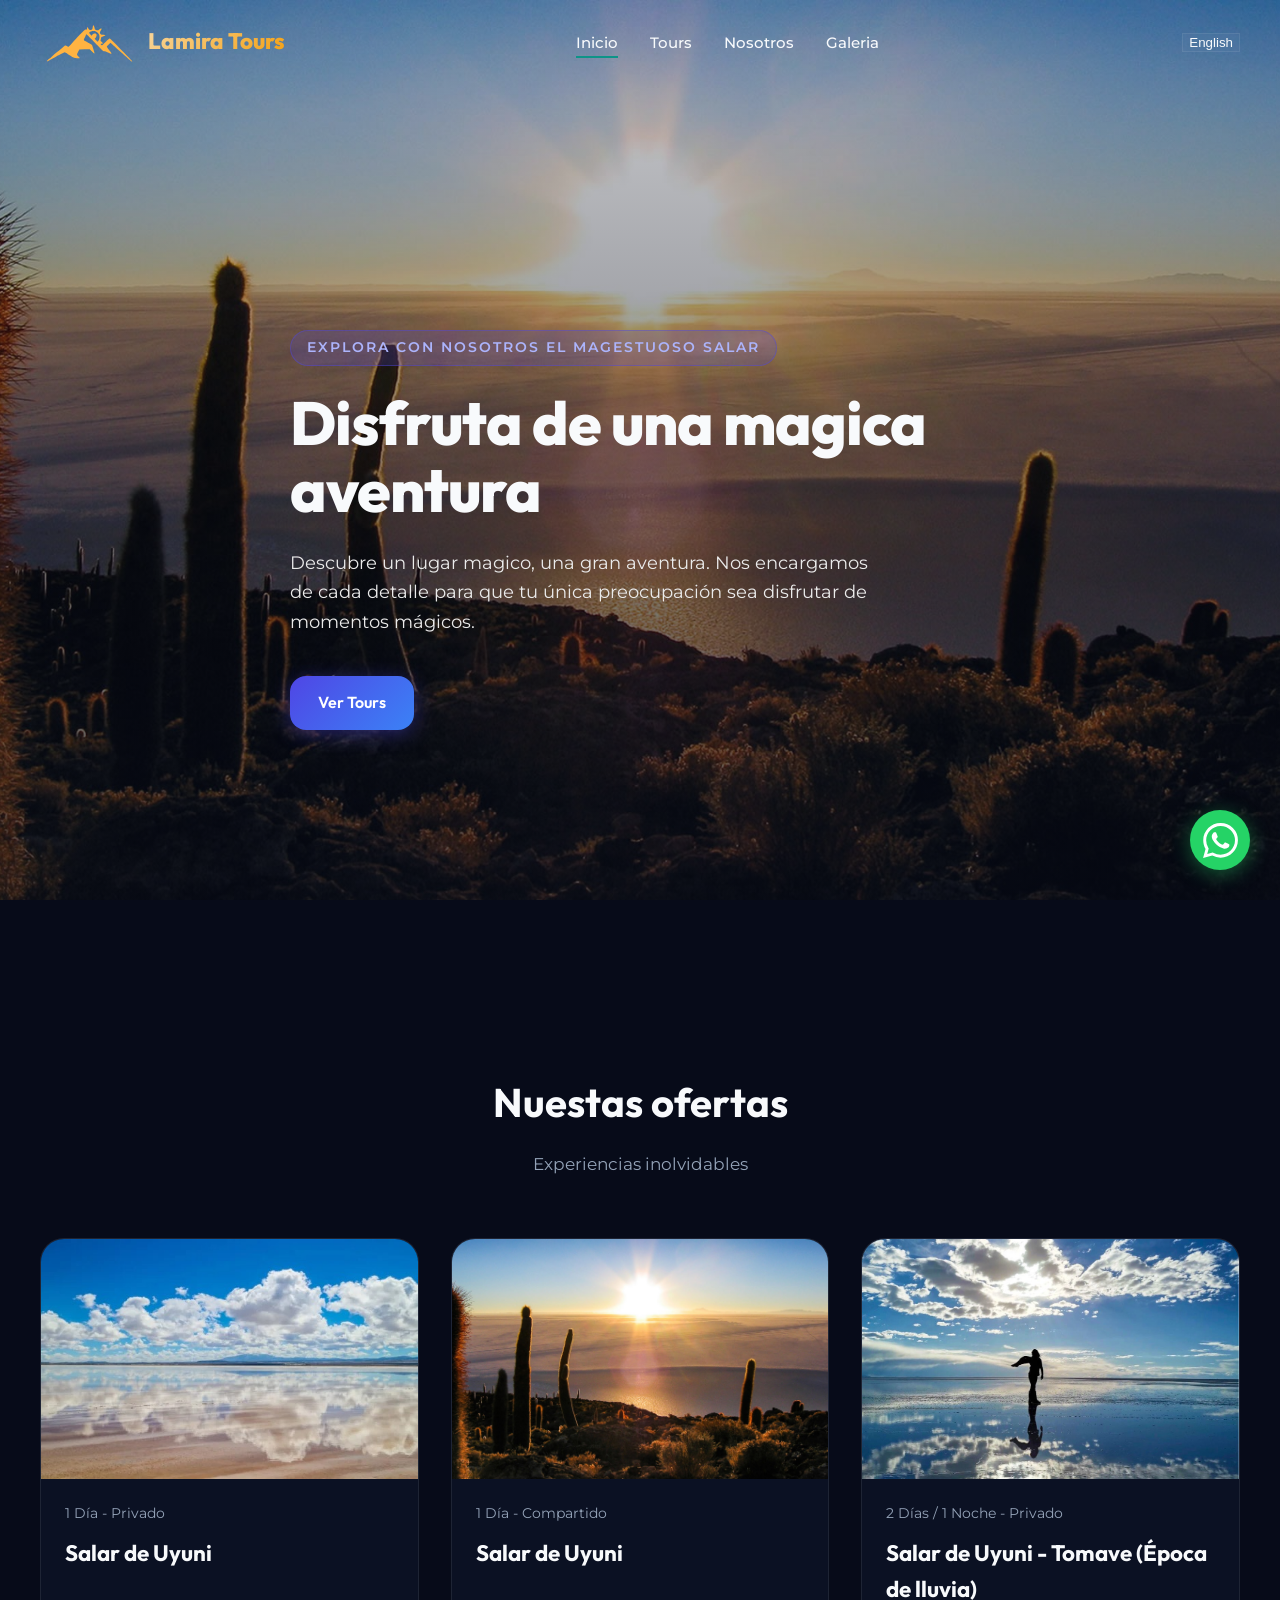
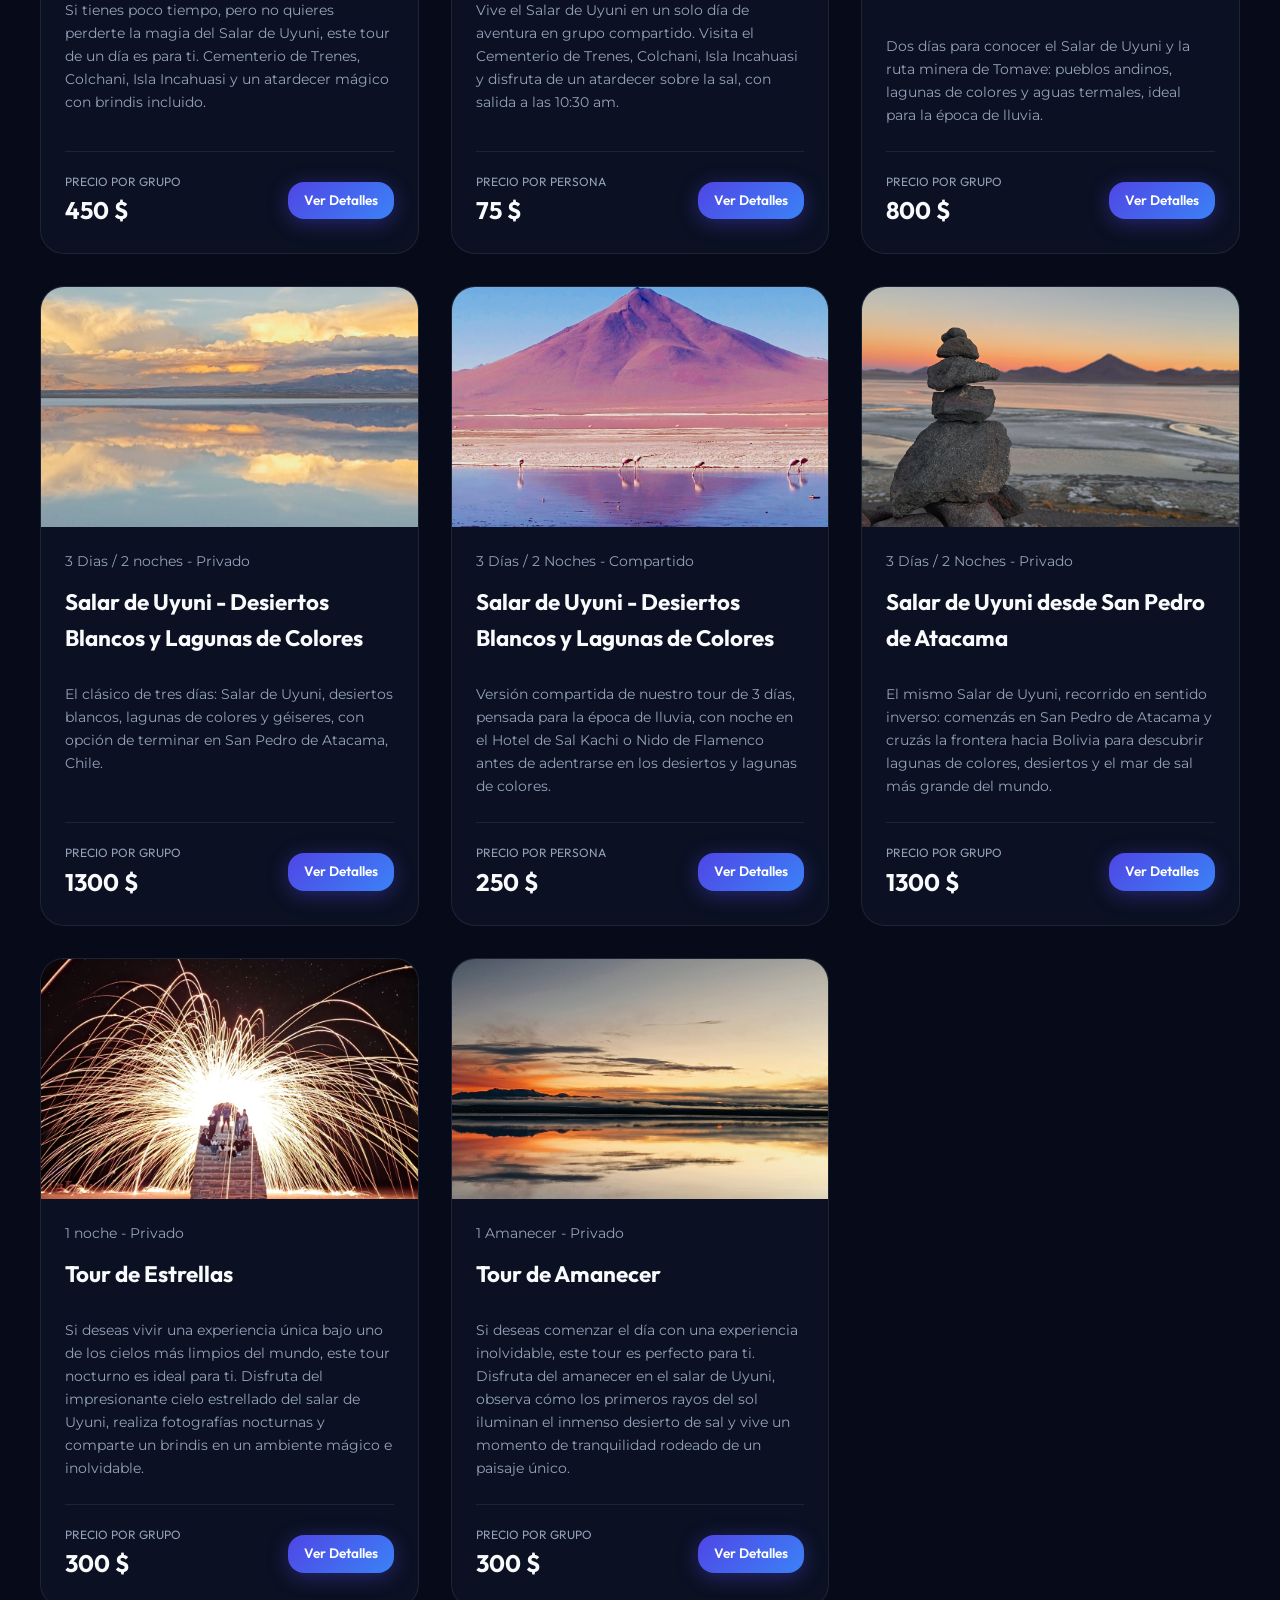
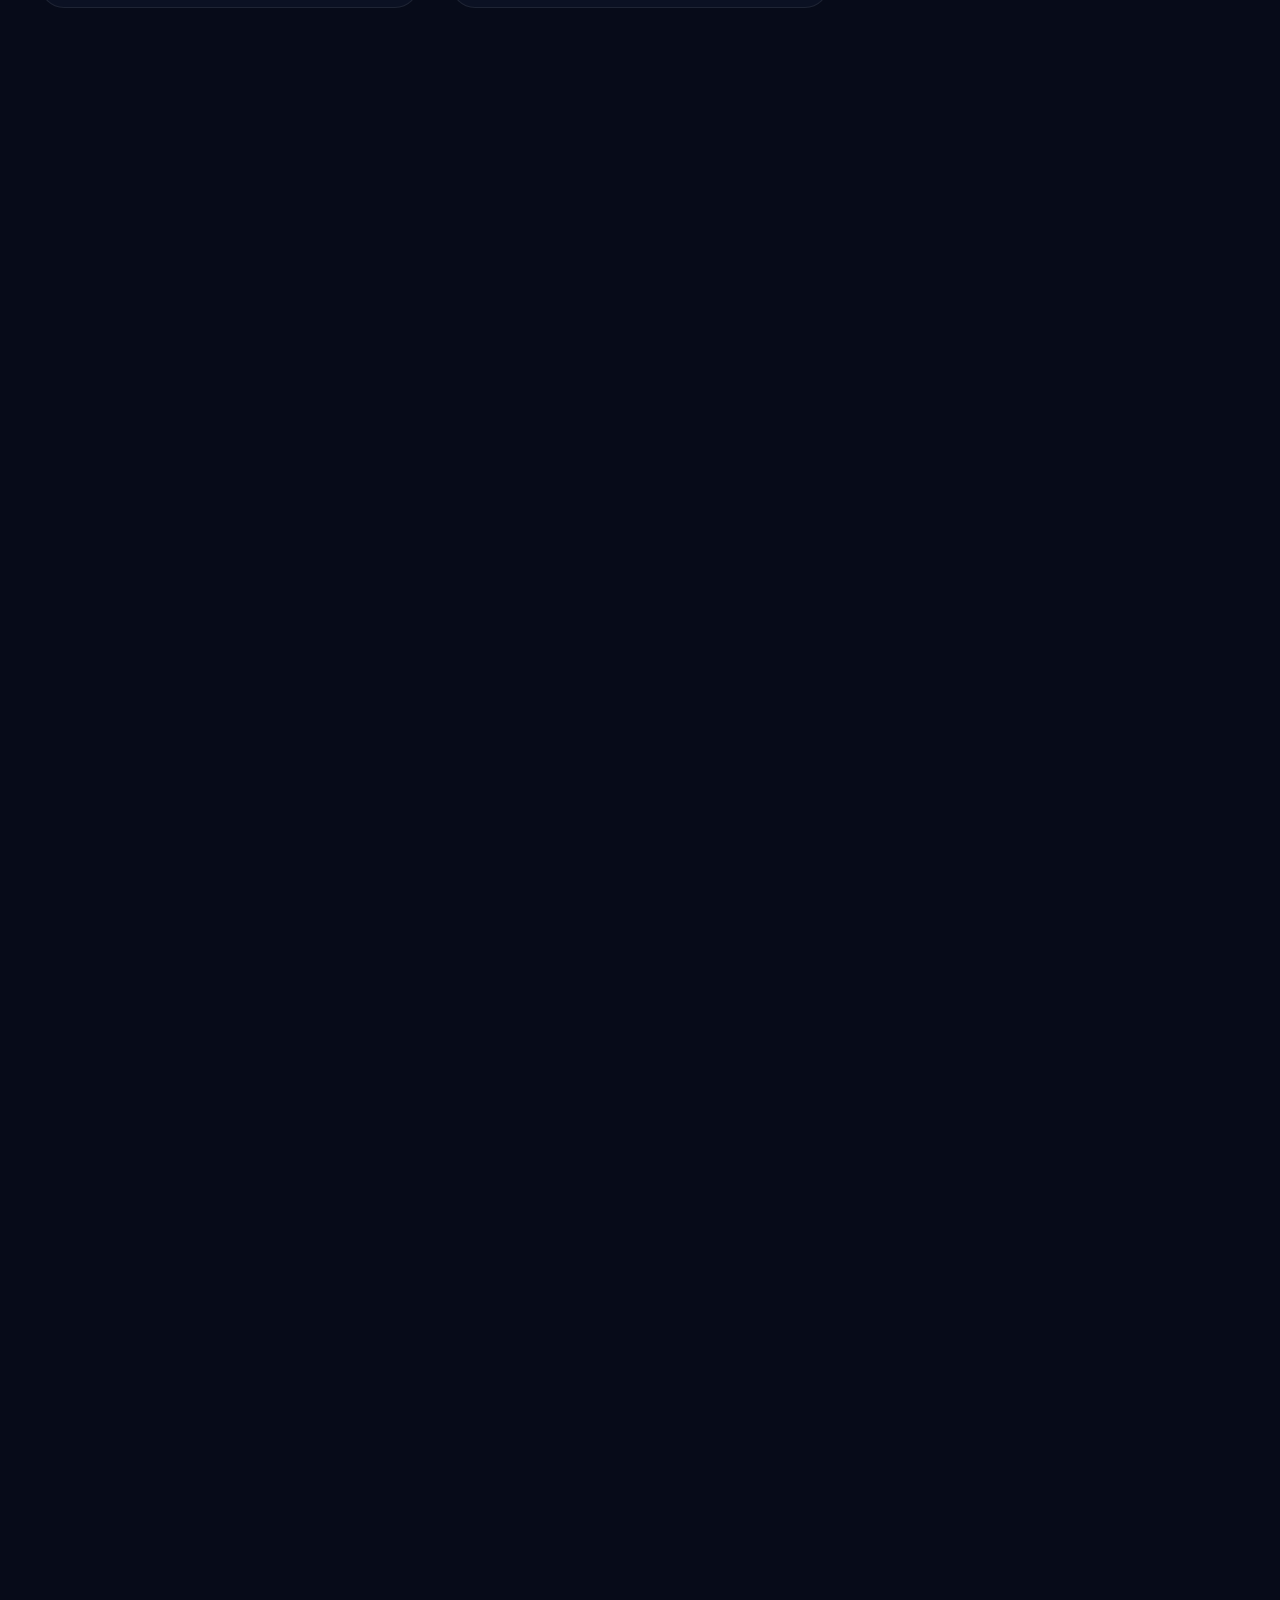
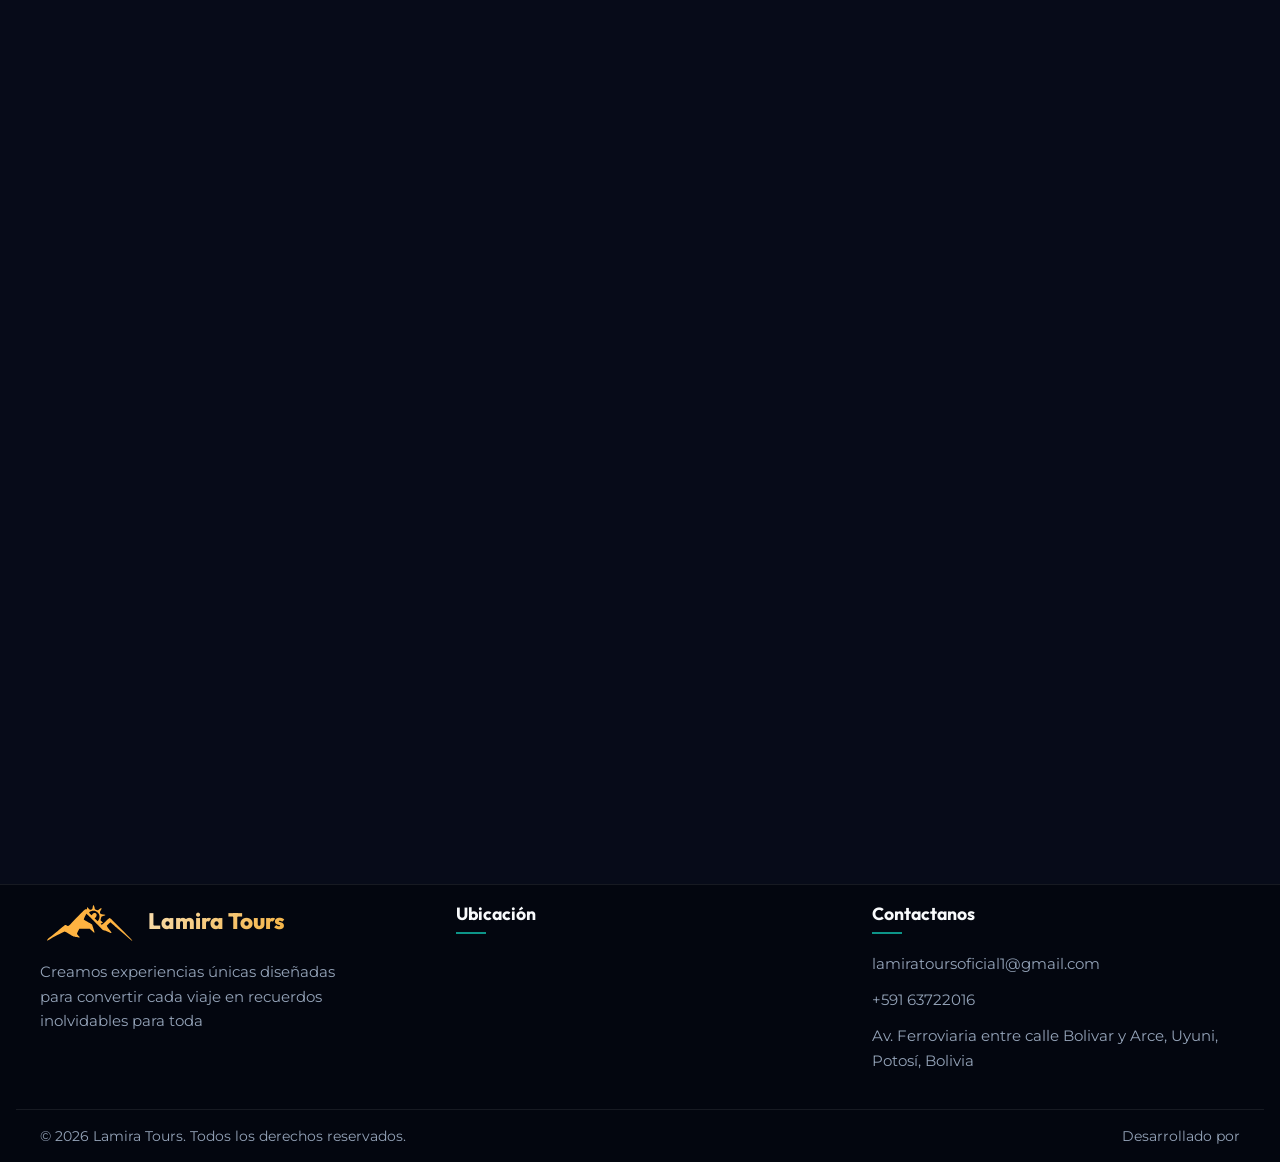
<file: index.html>
<!DOCTYPE html>
<html lang="es">

<head>
    <meta charset="UTF-8">
    <meta name="viewport" content="width=device-width, initial-scale=1.0">
    <title>Lamira Tours</title>

    <meta name="description" content="Lamira Tours">
    <link rel="stylesheet" href="turismo-style.css">
    <link rel="icon" href="./assets/images/logo.svg" type="image/x-icon">
</head>

<body class="turismo-template-body tour-detail-page">

    <!-- Cabecera / Navbar -->
    <header class="turismo-header scrolled">
        <div class="turismo-container nav-container">
            <a href="#" class="logo" id="main-logo">
                <img src="./assets/images/logo.svg" class="logo_img" alt="Lamira Tours Logo">
                Lamira Tours
            </a>

            <nav>
                <ul class="nav-links">
                    <li><a id="nav-home" href="#inicio" class="active">Inicio</a></li>
                    <li><a id="nav-tours" href="#destinos">Tours</a></li>
                    <li><a id="nav-about" href="#nosotros">Nosotros</a></li>
                    <li><a id="nav-contact" href="#galeria">Galeria</a></li>
                    <li class="mobile-lang-item"><span id="lang-toggle-mobile" class="lang-toggle btn-secondary"
                            style="color:white;">English</span></li>

                    <!-- <li class="mobile-lang-item">
                        <button id="lang-toggle-mobile" class="lang-toggle btn-secondary">English</button>
                    </li> -->
                </ul>
            </nav>

            <div class="nav-cta">
                <button id="lang-toggle" class="lang-toggle btn-secondary" style="margin-left:12px;">English</button>
            </div>

            <button class="menu-toggle" aria-label="Abrir Menú">
                <span></span>
                <span></span>
                <span></span>

            </button>
        </div>
    </header>

    <section id="inicio" class="hero-section">
        <div class="turismo-container">
            <div class="hero-content">
                <span id="home-badge" class="hero-badge">Explora con Nosotros El Magestuoso Salar</span>
                <h1 id="home-title" class="hero-title">Disfruta de una magica aventura</h1>
                <p id="home-desc" class="hero-desc">Descubre un lugar magico, una gran aventura. Nos encargamos de cada
                    detalle para que tu única preocupación sea disfrutar de momentos mágicos.</p>
                <div class="hero-actions">
                    <a id="home-cta" href="#destinos" class="btn-premium btn-primary">Ver Tours</a>
                </div>
            </div>
        </div>

    </section>

    <!-- Tours -->
    <section id="destinos" class="section-padding reveal">
        <div class="turismo-container">
            <div class="section-header">
                <!-- <span class="section-badge">Nuestras Ofertas</span> -->
                <h2 id="tours-title" class="section-title">Nuestas ofertas</h2>
                <p id="tours-desc" class="section-desc">Experiencias inolvidables</p>
            </div>

            <div class="destinations-grid">
                <!-- 1: 1 dia privado -->

                <article class="destination-card">
                    <a href="tour.html?tour=uyuni-1-dia-privado">
                        <div class="dest-img-container">
                            <img src="assets/images/tours/salar1.jpeg" alt="Salar de Uyuni Privado 1 Dia">
                        </div>
                        <div class="dest-content">
                            <div class="dest-meta">
                                <span id="uyuni-1-private-duration">
                                    <svg width="16" height="16" viewBox="0 0 24 24" fill="none" stroke="currentColor"
                                        stroke-width="2" stroke-linecap="round" stroke-linejoin="round">
                                        <rect width="18" height="18" x="3" y="4" rx="2" ry="2" />
                                        <line x1="16" x2="16" y1="2" y2="6" />
                                        <line x1="8" x2="8" y1="2" y2="6" />
                                        <line x1="3" x2="21" y1="10" y2="10" />
                                    </svg>
                                    1 Dia
                                </span>
                            </div>
                            <h3 id="uyuni-1-private-title" class="dest-title">Salar de Uyuni Privado</h3>
                            <p id="uyuni-1-private-desc" class="dest-text">Si tienes poco tiempo, pero no quieres
                                perderte
                                la magia del
                                Salar de Uyuni, este tour de un día es para ti. Cementerio de Trenes, Colchani, Isla
                                Incahuasi y un atardecer
                                mágico con brindis incluido.</p>
                            <div class="dest-footer">
                                <div class="dest-price">
                                    <span id="uyuni-1-private-price-lbl" class="price-lbl">precio</span>
                                    <span id="uyuni-1-private-price-val" class="price-val">900 Bs</span>
                                </div>
                                <span id="uyuni-1-private-cta" class="btn-premium btn-primary"
                                    style="padding: 8px 16px; font-size: 0.85rem; text-decoration: none;">Ver
                                    Detalles</span>
                            </div>
                        </div>
                    </a>
                </article>
                <!-- 2: 1 dia compartido -->
                <article class="destination-card">
                    <a href="tour.html?tour=uyuni-1-dia">
                        <div class="dest-img-container">
                            <img src="assets/images/tours/incahuasi.jpeg" alt="Salar de Uyuni Clásico 1 Día">
                        </div>
                        <div class="dest-content">
                            <div class="dest-meta">
                                <span id="uyuni-1-duration">
                                    <svg width="16" height="16" viewBox="0 0 24 24" fill="none" stroke="currentColor"
                                        stroke-width="2" stroke-linecap="round" stroke-linejoin="round">
                                        <rect width="18" height="18" x="3" y="4" rx="2" ry="2" />
                                        <line x1="16" x2="16" y1="2" y2="6" />
                                        <line x1="8" x2="8" y1="2" y2="6" />
                                        <line x1="3" x2="21" y1="10" y2="10" />
                                    </svg>
                                    1 Día
                                </span>
                            </div>
                            <h3 id="uyuni-1-title" class="dest-title">Salar de Uyuni Clásico</h3>
                            <p id="uyuni-1-desc" class="dest-text">Recorre el imponente Salar de Uyuni, visitando el
                                Cementerio de Trenes,
                                los
                                ojos de sal, el hotel de sal y la mágica Isla Incahuasi al atardecer.</p>
                            <div class="dest-footer">
                                <div class="dest-price">
                                    <span id="uyuni-1-price-lbl" class="price-lbl">Desde</span>
                                    <span id="uyuni-1-price-val" class="price-val">200 Bs</span>
                                </div>
                                <span id="uyuni-1-cta" class="btn-premium btn-primary"
                                    style="padding: 8px 16px; font-size: 0.85rem; text-decoration: none;">Ver
                                    Detalles</span>
                            </div>
                        </div>
                    </a>
                </article>

                <!-- 3: 2 dias   epoca de lluvia privado-->
                <article class="destination-card">
                    <a href="tour.html?tour=uyuni-2-dias-privado">
                        <div class="dest-img-container">
                            <img src="assets/images/tours/salar.jpeg" alt="Salar de Uyuni 2 Días 1 Noche">
                        </div>
                        <div class="dest-content">
                            <div class="dest-meta">
                                <span id="uyuni-2-duration">
                                    <svg width="16" height="16" viewBox="0 0 24 24" fill="none" stroke="currentColor"
                                        stroke-width="2" stroke-linecap="round" stroke-linejoin="round">
                                        <rect width="18" height="18" x="3" y="4" rx="2" ry="2" />
                                        <line x1="16" x2="16" y1="2" y2="6" />
                                        <line x1="8" x2="8" y1="2" y2="6" />
                                        <line x1="3" x2="21" y1="10" y2="10" />
                                    </svg>
                                    2 Días / 1 Noche
                                </span>
                            </div>
                            <h3 id="uyuni-2-title" class="dest-title">Salar de Uyuni y Lagunas</h3>
                            <p id="uyuni-2-desc" class="dest-text">Explora el Salar, duerme en un hotel de sal real y
                                continúa al segundo
                                día
                                hacia el Valle de Rocas y la Laguna Katal con paisajes inolvidables.</p>
                            <div class="dest-footer">
                                <div class="dest-price">
                                    <span id="uyuni-2-price-lbl" class="price-lbl">Desde</span>
                                    <span id="uyuni-2-price-val" class="price-val">600 Bs</span>
                                </div>
                                <span id="uyuni-2-cta" class="btn-premium btn-primary"
                                    style="padding: 8px 16px; font-size: 0.85rem; text-decoration: none;">Ver
                                    Detalles</span>
                            </div>
                        </div>
                    </a>

                </article>

                <!-- 4: 3 dias   epoca de lluvia privado-->
                <article class="destination-card">
                    <a href="tour.html?tour=uyuni-3-dia-privado">
                        <div class="dest-img-container">
                            <img src="assets/images/tours/desiertos-priv.jpeg" alt="Salar de Uyuni Privado 3 Dia">
                        </div>
                        <div class="dest-content">
                            <div class="dest-meta">
                                <span id="uyuni-3-private-duration">
                                    <svg width="16" height="16" viewBox="0 0 24 24" fill="none" stroke="currentColor"
                                        stroke-width="2" stroke-linecap="round" stroke-linejoin="round">
                                        <rect width="18" height="18" x="3" y="4" rx="2" ry="2" />
                                        <line x1="16" x2="16" y1="2" y2="6" />
                                        <line x1="8" x2="8" y1="2" y2="6" />
                                        <line x1="3" x2="21" y1="10" y2="10" />
                                    </svg>
                                    1 Dia
                                </span>
                            </div>
                            <h3 id="uyuni-3-private-title" class="dest-title">Salar de Uyuni Privado</h3>
                            <p id="uyuni-3-private-desc" class="dest-text">Si tienes poco tiempo, pero no quieres
                                perderte
                                la magia del
                                Salar de Uyuni, este tour de un día es para ti. Cementerio de Trenes, Colchani, Isla
                                Incahuasi y un atardecer
                                mágico con brindis incluido.</p>
                            <div class="dest-footer">
                                <div class="dest-price">
                                    <span id="uyuni-3-private-price-lbl" class="price-lbl">Desde</span>
                                    <span id="uyuni-3-private-price-val" class="price-val">900 Bs</span>
                                </div>
                                <span id="uyuni-3-private-cta" class="btn-premium btn-primary"
                                    style="padding: 8px 16px; font-size: 0.85rem; text-decoration: none;">Ver
                                    Detalles</span>
                            </div>
                        </div>
                    </a>
                </article>
                <!-- 5: 3 dias compartido-->
                <article class="destination-card">
                    <a href="tour.html?tour=uyuni-3-dias">
                        <div class="dest-img-container">
                            <img src="assets/images/tours/desiertos-comp.jpeg"
                                alt="Salar de Uyuni y Lagunas de Colores 3 Días">
                        </div>
                        <div class="dest-content">
                            <div class="dest-meta">
                                <span id="uyuni-3-duration">
                                    <svg width="16" height="16" viewBox="0 0 24 24" fill="none" stroke="currentColor"
                                        stroke-width="2" stroke-linecap="round" stroke-linejoin="round">
                                        <rect width="18" height="18" x="3" y="4" rx="2" ry="2" />
                                        <line x1="16" x2="16" y1="2" y2="6" />
                                        <line x1="8" x2="8" y1="2" y2="6" />
                                        <line x1="3" x2="21" y1="10" y2="10" />
                                    </svg>
                                    3 Días / 2 Noches
                                </span>
                            </div>
                            <h3 id="uyuni-3-title" class="dest-title">Expedición Laguna Colorada</h3>
                            <p id="uyuni-3-desc" class="dest-text">La aventura altiplánica más completa: Salar de Uyuni,
                                Isla Incahuasi,
                                Laguna Colorada y Verde, géiseres, aguas termales y fauna andina.</p>
                            <div class="dest-footer">
                                <div class="dest-price">
                                    <span id="uyuni-3-price-lbl" class="price-lbl">Desde</span>
                                    <span id="uyuni-3-price-val" class="price-val">900 Bs</span>
                                </div>
                                <span id="uyuni-3-cta" class="btn-premium btn-primary"
                                    style="padding: 8px 16px; font-size: 0.85rem; text-decoration: none;">Ver
                                    Detalles</span>
                            </div>
                        </div>
                    </a>
                </article>
                <!--6: Salar de Uyuni desde San Pedro de Atacama  -->
                <article class="destination-card">
                    <a href="tour.html?tour=uyuni-san-pedro-3-dias">
                        <div class="dest-img-container">
                            <img src="assets/images/tours/sanpedro.jpeg"
                                alt="Salar de Uyuni y Lagunas de Colores 3 Días desde San Pedro de Atacama">
                        </div>
                        <div class="dest-content">
                            <div class="dest-meta">
                                <span id="uyuni-san-pedro-3-duration">
                                    <svg width="16" height="16" viewBox="0 0 24 24" fill="none" stroke="currentColor"
                                        stroke-width="2" stroke-linecap="round" stroke-linejoin="round">
                                        <rect width="18" height="18" x="3" y="4" rx="2" ry="2" />
                                        <line x1="16" x2="16" y1="2" y2="6" />
                                        <line x1="8" x2="8" y1="2" y2="6" />
                                        <line x1="3" x2="21" y1="10" y2="10" />
                                    </svg>
                                    3 Días / 2 Noches
                                </span>
                            </div>
                            <h3 id="uyuni-san-pedro-3-title" class="dest-title">Salar de Uyuni desde San Pedro de
                                Atacama
                            </h3>
                            <p id="uyuni-san-pedro-3-desc" class="dest-text">Explora el Salar de Uyuni saliendo desde
                                San
                                Pedro de
                                Atacama. Cruza la frontera y vive la experiencia única de caminar sobre el salar,
                                visitar la Isla Incahuasi y maravillarte con las lagunas de colores.
                            </p>
                            <div class="dest-footer">
                                <div class="dest-price">
                                    <span id="uyuni-san-pedro-3-price-lbl" class="price-lbl">Desde</span>
                                    <span id="uyuni-san-pedro-3-price-val" class="price-val">900 Bs</span>
                                </div>
                                <span id="uyuni-san-pedro-3-cta" class="btn-premium btn-primary"
                                    style="padding: 8px 16px; font-size: 0.85rem; text-decoration: none;">Ver
                                    Detalles</span>
                            </div>
                        </div>
                    </a>
                </article>

                <!--7: Tour estrellas  -->
                <article class="destination-card">
                    <a href="tour.html?tour=uyuni-estrellas">
                        <div class="dest-img-container">
                            <img src="assets/images/tours/estrellas.jpeg" alt="Tour Estrellas Uyuni">
                        </div>
                        <div class="dest-content">
                            <div class="dest-meta">
                                <span id="uyuni-estrellas-duration">
                                    <svg width="16" height="16" viewBox="0 0 24 24" fill="none" stroke="currentColor"
                                        stroke-width="2" stroke-linecap="round" stroke-linejoin="round">
                                        <rect width="18" height="18" x="3" y="4" rx="2" ry="2" />
                                        <line x1="16" x2="16" y1="2" y2="6" />
                                        <line x1="8" x2="8" y1="2" y2="6" />
                                        <line x1="3" x2="21" y1="10" y2="10" />
                                    </svg>
                                    3 Días / 2 Noches
                                </span>
                            </div>
                            <h3 id="uyuni-estrellas-title" class="dest-title">Tour Estrellas Uyuni
                            </h3>
                            <p id="uyuni-estrellas-desc" class="dest-text">Disfruta de una experiencia única de
                                tour
                                de estrellas en el Salar de Uyuni, el mejor lugar del mundo para contemplar el
                                cielo
                                nocturno.
                            </p>
                            <div class="dest-footer">
                                <div class="dest-price">
                                    <span id="uyuni-estrellas-price-lbl" class="price-lbl">Desde</span>
                                    <span id="uyuni-estrellas-price-val" class="price-val">900 Bs</span>
                                </div>
                                <span id="uyuni-estrellas-cta" class="btn-premium btn-primary"
                                    style="padding: 8px 16px; font-size: 0.85rem; text-decoration: none;">Ver
                                    Detalles</span>
                            </div>
                        </div>
                    </a>
                </article>

                <!--8: Tour amanecer  -->
                <article class="destination-card">
                    <a href="tour.html?tour=uyuni-amanecer">
                        <div class="dest-img-container">
                            <img src="assets/images/tours/amanecer.jpeg" alt="Tour Amanecer Uyuni">
                        </div>
                        <div class="dest-content">
                            <div class="dest-meta">
                                <span id="uyuni-amanecer-duration">
                                    <svg width="16" height="16" viewBox="0 0 24 24" fill="none" stroke="currentColor"
                                        stroke-width="2" stroke-linecap="round" stroke-linejoin="round">
                                        <rect width="18" height="18" x="3" y="4" rx="2" ry="2" />
                                        <line x1="16" x2="16" y1="2" y2="6" />
                                        <line x1="8" x2="8" y1="2" y2="6" />
                                        <line x1="3" x2="21" y1="10" y2="10" />
                                    </svg>
                                    3 Días / 2 Noches
                                </span>
                            </div>
                            <h3 id="uyuni-amanecer-title" class="dest-title">Tour Amanecer Uyuni
                            </h3>
                            <p id="uyuni-amanecer-desc" class="dest-text">Disfruta de una experiencia única de
                                tour
                                de amanecer en el Salar de Uyuni, el mejor lugar del mundo para contemplar el
                                cielo
                                nocturno.
                            </p>
                            <div class="dest-footer">
                                <div class="dest-price">
                                    <span id="uyuni-amanecer-price-lbl" class="price-lbl">Desde</span>
                                    <span id="uyuni-amanecer-price-val" class="price-val">900 Bs</span>
                                </div>
                                <span id="uyuni-amanecer-cta" class="btn-premium btn-primary"
                                    style="padding: 8px 16px; font-size: 0.85rem; text-decoration: none;">Ver
                                    Detalles</span>
                            </div>
                        </div>
                    </a>
                </article>


            </div>
        </div>
    </section>

    <!-- Sección ¿Por qué nosotros? -->
    <section id="nosotros" class="section-padding reveal" style="background: rgba(15, 22, 42, 0.3)">
        <div class="turismo-container">
            <div class="section-header">
                <span id="about-badge" class="section-badge">Nuestro compromiso</span>
                <h2 id="about-title" class="section-title">¿Por qué elegir a Lamira Tours?</h2>
                <p id="about-desc" class="section-desc">Nos esmeramos por crear aventuras perfectas y seguras,
                    respaldadas por un
                    estándar de servicio impecable.</p>
            </div>

            <div class="features-grid">
                <!-- Beneficio 1 -->
                <div class="feature-card">
                    <div class="feature-icon">
                        <svg width="24" height="24" viewBox="0 0 24 24" fill="none" stroke="currentColor"
                            stroke-width="2" stroke-linecap="round" stroke-linejoin="round">
                            <polygon points="3 6 9 3 15 6 21 3 21 18 15 21 9 18 3 21" />
                            <line x1="9" x2="9" y1="3" y2="18" />
                            <line x1="15" x2="15" y1="6" y2="21" />
                        </svg>
                    </div>
                    <h3 id="about-feature-1-title" class="feature-title">Guías Expertos</h3>
                    <p id="about-feature-1-desc" class="feature-desc">Viajes dirigidos por guías locales bilingües
                        certificados que te revelarán
                        la historia oculta de cada rincón.</p>
                </div>


                <!-- Beneficio 2 -->
                <div class="feature-card">
                    <div class="feature-icon">
                        <svg width="24" height="24" viewBox="0 0 24 24" fill="none" stroke="currentColor"
                            stroke-width="2" stroke-linecap="round" stroke-linejoin="round">
                            <circle cx="12" cy="12" r="10" />
                            <path d="M9.09 9a3 3 0 0 1 5.83 1c0 2-3 3-3 3" />
                            <line x1="12" x2="12" y1="17" y2="17" />
                        </svg>
                    </div>
                    <h3 id="about-feature-2-title" class="feature-title">Soporte de primer nivel</h3>
                    <p id="about-feature-2-desc" class="feature-desc">Estamos disponibles 24/7 para cambios de última
                        hora, reservas imprevistas
                        de restaurantes o atención en emergencias.</p>
                </div>


                <!-- Beneficio 3 -->

                <div class="feature-card">
                    <div class="feature-icon">
                        <svg width="24" height="24" viewBox="0 0 24 24" fill="none" stroke="currentColor"
                            stroke-width="2" stroke-linecap="round" stroke-linejoin="round">
                            <path d="M12 22s8-4 8-10V5l-8-3-8 3v7c0 6 8 10 8 10z" />
                        </svg>
                    </div>
                    <h3 id="about-feature-3-title" class="feature-title">Seguridad Total</h3>
                    <p id="about-feature-3-desc" class="feature-desc">Viaja con tranquilidad. Todos nuestros tours
                        cuentan con cobertura y
                        proveedores certificados.</p>
                </div>
            </div>
        </div>
    </section>

    <!-- Carrusel -->
    <section id="galeria" class="section-padding reveal">
        <div class="section-header ">
            <span id="galery-badge" class="section-badge">Galeria</span>
            <h2 id="galery-title" class="section-title">Galería de nuestros tours</h2>
            <p id="galery-desc" class="section-desc">Un vistazo a las experiencias inolvidables que han vivido nuestros
                viajeros.</p>
        </div>
        <div>
            <div class="carrusel-wrapper">
                <!-- VENTANA -->
                <div class="carrusel-viewport">
                    <div class="carrusel-track" id="carruselTrack">
                        <div class="carrusel-slide slide-1">
                            <img src="./assets/images/tours/amanecer.jpeg" alt="Amanecer">
                        </div>
                        <div class="carrusel-slide slide-2">
                            <img src="./assets/images/tours/desiertos-comp.jpeg" alt="Desiertos">
                        </div>
                        <div class="carrusel-slide slide-3">
                            <img src="./assets/images/tours/desiertos-priv.jpeg" alt="Laguna">
                        </div>
                        <div class="carrusel-slide slide-4">
                            <img src="./assets/images/tours/estrellas.jpeg" alt="Salar de Uyuni">
                        </div>
                        <div class="carrusel-slide slide-5">
                            <img src="./assets/images/tours/incahuasi.jpeg" alt="Termas de Colores">
                        </div>
                        <div class="carrusel-slide slide-6">
                            <img src="./assets/images/tours/salar.jpeg" alt="Termas de Colores">
                        </div>
                        <div class="carrusel-slide slide-6">
                            <img src="./assets/images/tours/salar1.jpeg" alt="Termas de Colores">
                        </div>
                        <div class="carrusel-slide slide-6">
                            <img src="./assets/images/tours/sanpedro.jpeg" alt="Termas de Colores">
                        </div>
                    </div>
                </div>

                <!-- INDICADORES (puntos) -->
                <div class="carrusel-indicators" id="indicatorsContainer">
                    <!-- los puntos se generan con JS -->
                </div>
            </div>
        </div>
    </section>
    <!-- Testimonios (Slider) -->
    <section id="testimonios" class="section-padding reveal" style="background: rgba(15, 22, 42, 0.3)">
        <div class="turismo-container">
            <div class="section-header">
                <span id="slider-badge" class="section-badge">Opiniones</span>
                <h2 id="slider-title" class="section-title">Lo que dicen nuestros clientes</h2>
                <p id="slider-desc" class="section-desc">Nuestra mayor recompensa es saber que superamos las
                    expectativas de nuestros
                    aventureros.</p>
            </div>

            <div class="testimonials-wrapper">
                <div class="testimonials-track">
                    <!-- Slide 1 -->
                    <div class="testimonial-slide">
                        <div class="testimonial-card">
                            <div class="testimonial-rating">★★★★★</div>
                            <p id="t1-text" class="testimonial-text">"El viaje al salar superó todo lo que
                                imaginábamos.
                                El tour
                                estaba diseñado al detalle, el guía nos mostró lugares unicos. ¡Una experiencia de
                                10!"
                            </p>
                            <div class="testimonial-user">
                                <div class="user-avatar"
                                    style="display: flex; align-items: center; justify-content: center; font-weight: 700; color: #fff; background: var(--primary)">
                                    <span id="t1-img">SM</span>
                                </div>
                                <div class="user-info">
                                    <h4 id="t1-name" class="user-name">Sofía Martínez</h4>
                                    <p id="t1-role" class="user-role">Tour de 3 dias en 2026</p>
                                </div>
                            </div>
                        </div>
                    </div>

                    <!-- Slide 2 -->
                    <div class="testimonial-slide">
                        <div class="testimonial-card">
                            <div class="testimonial-rating">★★★★★</div>
                            <p id="t2-text" class="testimonial-text">"El viaje al salar superó todo lo que
                                imaginábamos.
                                El tour
                                estaba diseñado al detalle, el guía nos mostró lugares unicos. ¡Una experiencia de
                                10!"
                            </p>
                            <div class="testimonial-user">
                                <div class="user-avatar"
                                    style="display: flex; align-items: center; justify-content: center; font-weight: 700; color: #fff; background: var(--primary)">
                                    <span id="t2-img">SM</span>
                                </div>
                                <div class="user-info">
                                    <h4 id="t2-name" class="user-name">Sofía Martínez</h4>
                                    <p id="t2-role" class="user-role">Tour de 3 dias en 2026</p>
                                </div>
                            </div>
                        </div>
                    </div>
                    <!-- Slide 3 -->
                    <div class="testimonial-slide">
                        <div class="testimonial-card">
                            <div class="testimonial-rating">★★★★★</div>
                            <p id="t3-text" class="testimonial-text">"El viaje al salar superó todo lo que
                                imaginábamos.
                                El tour
                                estaba diseñado al detalle, el guía nos mostró lugares unicos. ¡Una experiencia de
                                10!"
                            </p>
                            <div class="testimonial-user">
                                <div class="user-avatar"
                                    style="display: flex; align-items: center; justify-content: center; font-weight: 700; color: #fff; background: var(--primary)">
                                    <span id="t3-img">SM</span>
                                </div>
                                <div class="user-info">
                                    <h4 id="t3-name" class="user-name">Sofía Martínez</h4>
                                    <p id="t3-role" class="user-role">Tour de 3 dias en 2026</p>
                                </div>
                            </div>
                        </div>
                        <!-- Slide 4 -->
                    </div>
                    <div class="testimonial-slide">
                        <div class="testimonial-card">
                            <div class="testimonial-rating">★★★★★</div>
                            <p id="t4-text" class="testimonial-text">"El viaje al salar superó todo lo que
                                imaginábamos.
                                El tour
                                estaba diseñado al detalle, el guía nos mostró lugares unicos. ¡Una experiencia de
                                10!"
                            </p>
                            <div class="testimonial-user">
                                <div class="user-avatar"
                                    style="display: flex; align-items: center; justify-content: center; font-weight: 700; color: #fff; background: var(--primary)">
                                    <span id="t4-img">CS</span>
                                </div>
                                <div class="user-info">
                                    <h4 id="t4-name" class="user-name">Carla Suarez</h4>
                                    <p id="t4-role" class="user-role">Tour de 3 dias en 2026</p>
                                </div>
                            </div>
                        </div>
                    </div>
                    <!-- Slide 5 -->
                    <div class="testimonial-slide">
                        <div class="testimonial-card">
                            <div class="testimonial-rating">★★★★★</div>
                            <p id="t5-text" class="testimonial-text">"El viaje al salar superó todo lo que
                                imaginábamos.
                                El tour
                                estaba diseñado al detalle, el guía nos mostró lugares unicos. ¡Una experiencia de
                                10!"
                            </p>
                            <div class="testimonial-user">
                                <div class="user-avatar"
                                    style="display: flex; align-items: center; justify-content: center; font-weight: 700; color: #fff; background: var(--primary)">
                                    <span id="t5-img">MR</span>
                                </div>
                                <div class="user-info">
                                    <h4 id="t5-name" class="user-name">Mateo Rojas</h4>
                                    <p id="t5-role" class="user-role">Tour de 3 dias en 2026</p>
                                </div>
                            </div>
                        </div>
                    </div>


                    <!-- Slide 6 -->
                    <div class="testimonial-slide">
                        <div class="testimonial-card">
                            <div class="quote-icon"></div>
                            <div class="testimonial-rating">★★★★★</div>
                            <p id="t6-text" class="testimonial-text">"El viaje al salar superó todo lo que
                                imaginábamos.
                                El tour
                                estaba diseñado al detalle, el guía nos mostró lugares unicos. ¡Una experiencia de
                                10!"
                            </p>
                            <div class="testimonial-user">
                                <div class="user-avatar"
                                    style="display: flex; align-items: center; justify-content: center; font-weight: 700; color: #fff; background: var(--primary)">
                                    <span id="t6-img">CC</span>
                                </div>
                                <div class="user-info">
                                    <h4 id="t6-name" class="user-name">Cristian Castro</h4>
                                    <p id="t6-role" class="user-role">Tour de 3 dias en 2026</p>
                                </div>
                            </div>
                        </div>
                    </div>
                </div>

                <!-- Controles -->
                <div class="slider-controls">
                    <button class="slider-arrow prev" aria-label="Anterior">
                        <svg width="24" height="24" viewBox="0 0 24 24" fill="none" stroke="currentColor"
                            stroke-width="2.5" stroke-linecap="round" stroke-linejoin="round">
                            <path d="m15 18-6-6 6-6" />
                        </svg>
                    </button>
                    <div class="slider-dots"></div>
                    <button class="slider-arrow next" aria-label="Siguiente">
                        <svg width="24" height="24" viewBox="0 0 24 24" fill="none" stroke="currentColor"
                            stroke-width="2.5" stroke-linecap="round" stroke-linejoin="round">
                            <path d="m9 18 6-6-6-6" />
                        </svg>
                    </button>
                </div>
            </div>
        </div>
    </section>


    <!-- boton de whasa -->
    <a href="https://wa.me/59163722016?text=Hola%21%20me%20interesa%20el%20tour%20" class="whatsapp-float"
        target="_blank" rel="noopener noreferrer" aria-label="WhatsApp">

        <!-- Tooltip -->
        <span class="tooltip">¡Contactanos por WhatsApp!</span>

        <!-- Icono SVG de WhatsApp -->
        <svg viewBox="0 0 24 24" xmlns="http://www.w3.org/2000/svg">
            <path
                d="M17.472 14.382c-.297-.149-1.758-.867-2.03-.967-.273-.099-.471-.148-.67.15-.197.297-.767.966-.94 1.164-.173.199-.347.223-.644.075-.297-.15-1.255-.463-2.39-1.475-.883-.788-1.48-1.761-1.653-2.059-.173-.297-.018-.458.13-.606.134-.133.298-.347.446-.52.149-.174.198-.298.298-.497.099-.198.05-.371-.025-.52-.075-.149-.669-1.612-.916-2.207-.242-.579-.487-.5-.669-.51-.173-.008-.371-.01-.57-.01-.198 0-.52.074-.792.372-.272.297-1.04 1.016-1.04 2.479 0 1.462 1.065 2.875 1.213 3.074.149.198 2.096 3.2 5.077 4.487.709.306 1.262.489 1.694.625.712.227 1.36.195 1.871.118.571-.085 1.758-.719 2.006-1.413.248-.694.248-1.289.173-1.413-.074-.124-.272-.198-.57-.347m-5.421 7.403h-.004a9.87 9.87 0 01-5.031-1.378l-.361-.214-3.741.982.998-3.648-.235-.374a9.86 9.86 0 01-1.51-5.26c.001-5.45 4.436-9.884 9.888-9.884 2.64 0 5.122 1.03 6.988 2.898a9.825 9.825 0 012.893 6.994c-.003 5.45-4.437 9.884-9.885 9.884m8.413-18.297A11.815 11.815 0 0012.05 0C5.495 0 .16 5.335.157 11.892c0 2.096.547 4.142 1.588 5.945L.057 24l6.305-1.654a11.882 11.882 0 005.683 1.448h.005c6.554 0 11.89-5.335 11.893-11.893a11.821 11.821 0 00-3.48-8.413z" />
        </svg>
    </a>


    <!-- Footer -->
    <footer class="turismo-footer">
        <div class="turismo-container footer-grid">
            <div class="footer-logo-desc">
                <a href="#" class="logo">
                    <img src="./assets/images/logo.svg" class="logo_img" alt="Lamira Tours Logo">
                    Lamira Tours
                </a>
                <p id="footer-about">Creamos experiencias únicas diseñadas para convertir cada viaje en recuerdos
                    inolvidables para toda
                    la vida.</p>
            </div>
            <div class="footer-col">
                <h4 id="footer-ubicacion-title">Ubicación</h4>
                <div>
                    <iframe
                        src="https://www.google.com/maps/embed?pb=!1m14!1m12!1m3!1d392.9097048207831!2d-66.82423161359725!3d-20.464859168374407!2m3!1f0!2f0!3f0!3m2!1i1024!2i768!4f13.1!5e0!3m2!1ses!2sbo!4v1786143218829!5m2!1ses!2sbo"
                        width="350" height="150" style="border:0;" allowfullscreen="" loading="lazy"
                        referrerpolicy="strict-origin-when-cross-origin"></iframe>
                    <!-- <a href="#" class="social-btn" aria-label="Instagram">
                        <svg width="20" height="20" viewBox="0 0 24 24" fill="none" stroke="currentColor"
                            stroke-width="2" stroke-linecap="round" stroke-linejoin="round">
                            <rect width="20" height="20" x="2" y="2" rx="5" ry="5" />
                            <path d="M16 11.37A4 4 0 1 1 12.63 8 4 4 0 0 1 16 11.37z" />
                            <line x1="17.5" x2="17.51" y1="6.5" y2="6.5" />
                        </svg>
                    </a>
                    <a href="#" class="social-btn" aria-label="Facebook">
                        <svg width="20" height="20" viewBox="0 0 24 24" fill="none" stroke="currentColor"
                            stroke-width="2" stroke-linecap="round" stroke-linejoin="round">
                            <path d="M18 2h-3a5 5 0 0 0-5 5v3H7v4h3v8h4v-8h3l1-4h-4V7a1 1 0 0 1 1-1h3z" />
                        </svg>
                    </a>
                    <a href="#" class="social-btn" aria-label="Twitter">
                        <svg width="20" height="20" viewBox="0 0 24 24" fill="none" stroke="currentColor"
                            stroke-width="2" stroke-linecap="round" stroke-linejoin="round">
                            <path
                                d="M22 4s-.7 2.1-2 3.4c1.6 10-9.4 17.3-18 11.6 2.2.1 4.4-.6 6-2C3 15.5.5 9.6 3 5c2.2 2.6 5.6 4.1 9 4-.9-4.2 4-6.6 7-3.8 1.1 0 3-1.2 3-1.2z" />
                        </svg>
                    </a> -->
                </div>
            </div>
            <div class="footer-col">
                <h4 id="footer-contact-title">Contactanos</h4>
                <ul>
                    <li style="color: var(--text-muted); font-size: 0.95rem;">lamiratoursoficial1@gmail.com</li>
                    <li style="color: var(--text-muted); font-size: 0.95rem;">+591 63722016</li>
                    <li id="footer-address" style="color: var(--text-muted); font-size: 0.95rem;">Av. Potosi Nº 10,
                        Uyuni Bolivia</li>
                </ul>
            </div>

        </div>

        <div class="turismo-container footer-bottom">
            <p id="footer-copyright">&copy; 2026 Lamira Tours. Todos los derechos reservados.</p>
            <a href="#"> <span id="footer-dev-info">Desarrollado por</span> <strong></strong></a>
        </div>
    </footer>


    <!-- Scripts -->
    <script type="module" src="turismo-script.js"></script>

</body>

</html>
</file>
<file: turismo-style.css>
/* 
 * Stylesheet for Agencia de Turismo Premium WP Template
 * Autor: Antigravity AI
 */

@import url('https://fonts.googleapis.com/css2?family=Montserrat:wght@300;400;500;600;700&family=Outfit:wght@400;500;600;700;800&display=swap');

/* variables de diseño */
:root {
    --bg-dark: #070b19;
    --bg-card: rgba(15, 22, 42, 0.6);
    --bg-glass: rgba(255, 255, 255, 0.03);
    --border-glass: rgba(255, 255, 255, 0.08);

    --primary: #4f46e5;
    /* Indigo */
    --primary-glow: rgba(79, 70, 229, 0.4);
    --secondary: #0d9488;
    /* Teal */
    --secondary-glow: rgba(13, 148, 136, 0.3);
    --accent: #f59e0b;
    /* Gold/Amber */

    --text-main: #f8fafc;
    --text-muted: #94a3b8;
    --text-dark: #0f172a;

    --font-heading: 'Outfit', sans-serif;
    --font-body: 'Montserrat', sans-serif;

    --transition-smooth: all 0.4s cubic-bezier(0.16, 1, 0.3, 1);
    --radius-sm: 8px;
    --radius-md: 16px;
    --radius-lg: 24px;
}

/* Reset y Estilos Base */
.turismo-template-body {
    margin: 0;
    padding: 0;
    background-color: var(--bg-dark);
    color: var(--text-main);
    font-family: var(--font-body);
    font-size: 16px;
    line-height: 1.6;
    overflow-x: hidden;
}

.turismo-container {
    max-width: 1200px;
    margin: 0 auto;
    padding: 0 24px;
}

h1,
h2,
h3,
h4,
h5,
h6 {
    font-family: var(--font-heading);
    color: var(--text-main);
    margin-top: 0;
    font-weight: 700;
}

a {
    color: inherit;
    text-decoration: none;
    transition: var(--transition-smooth);
}

/* Botones Premium */
.btn-premium {
    display: inline-flex;
    align-items: center;
    justify-content: center;
    padding: 14px 28px;
    border-radius: var(--radius-md);
    font-family: var(--font-heading);
    font-weight: 600;
    font-size: 1rem;
    cursor: pointer;
    transition: var(--transition-smooth);
    border: none;
    position: relative;
    overflow: hidden;
    gap: 8px;
    z-index: 1;
}

.btn-primary {
    background: linear-gradient(135deg, var(--primary), #3b82f6);
    color: #fff;
    box-shadow: 0 4px 20px var(--primary-glow);
}

.btn-primary::before {
    content: '';
    position: absolute;
    top: 0;
    left: 0;
    width: 100%;
    height: 100%;
    background: linear-gradient(135deg, #3b82f6, var(--primary));
    opacity: 0;
    z-index: -1;
    transition: var(--transition-smooth);
}

.btn-primary:hover {
    transform: translateY(-3px);
    box-shadow: 0 8px 25px var(--primary-glow);
}

.btn-primary:hover::before {
    opacity: 1;
}

.btn-secondary {
    background: var(--bg-glass);
    color: var(--text-main);
    border: 1px solid var(--border-glass);
    backdrop-filter: blur(10px);
}

.btn-secondary:hover {
    background: rgba(255, 255, 255, 0.1);
    border-color: rgba(255, 255, 255, 0.2);
    transform: translateY(-3px);
}

/* Cabecera / Navbar */
.turismo-header {
    position: fixed;
    top: 0;
    left: 0;
    width: 100%;
    z-index: 100;
    padding: 20px 0;
    transition: var(--transition-smooth);
}

.turismo-header.scrolled {
    background: rgba(7, 11, 25, 0.85);
    backdrop-filter: blur(15px);
    padding: 15px 0;
    border-bottom: 1px solid var(--border-glass);
    box-shadow: 0 10px 30px rgba(0, 0, 0, 0.3);
}

.nav-container {
    display: flex;
    justify-content: space-between;
    align-items: center;
}

.logo {
    font-family: var(--font-heading);
    font-size: 1.4rem;
    font-weight: 800;
    background: linear-gradient(135deg, var(--text-main), var(--accent));
    -webkit-background-clip: text;
    -webkit-text-fill-color: transparent;
    display: flex;
    align-items: center;
    gap: 8px;
}

.logo_img {
    width: 100px;
    fill: #ffb341 !important;


}

.nav-links {
    display: flex;
    gap: 32px;
    list-style: none;
    margin: 0;
    padding: 0;
}

.nav-links a {
    font-size: 0.95rem;
    font-weight: 500;
    /* color: var(--text-muted); */
    position: relative;
}

.nav-links a:hover,
.nav-links a.active {
    color: var(--text-main);
}

.nav-links a::after {
    content: '';
    position: absolute;
    bottom: -6px;
    left: 0;
    width: 0;
    height: 2px;
    background-color: var(--secondary);
    transition: var(--transition-smooth);
}

.nav-links a:hover::after,
.nav-links a.active::after {
    width: 100%;
}

.mobile-lang-item {
    display: none;
}

.nav-cta {
    display: flex;
    align-items: center;
}

.menu-toggle {
    display: none;
    background: none;
    border: none;
    cursor: pointer;
}

.menu-toggle span {
    display: block;
    width: 25px;
    height: 3px;
    background: var(--text-main);
    margin: 5px 0;
    transition: var(--transition-smooth);
}

/* Hero Section */
.hero-section {
    position: relative;
    height: 100vh;
    min-height: 700px;
    display: flex;
    align-items: center;
    background-image: linear-gradient(to bottom, rgba(7, 11, 25, 0.2), rgba(7, 11, 25, 0.7)), url('assets/images/tours/incahuasi.jpeg');
    background-size: cover;
    background-position: center;
    background-attachment: fixed;
    padding-top: 80px;
}

.hero-content {
    max-width: 700px;
    z-index: 2;
    transform: translateY(30px);
    opacity: 0;
    animation: fadeInUp 1s cubic-bezier(0.16, 1, 0.3, 1) forwards;
}

.hero-badge {
    background: rgba(79, 70, 229, 0.20);
    border: 1px solid rgba(79, 70, 229, 0.4);
    color: #acb4fc;
    padding: 6px 16px;
    border-radius: 50px;
    font-size: 0.85rem;
    font-weight: 600;
    text-transform: uppercase;
    letter-spacing: 2px;
    display: inline-block;
    margin-bottom: 24px;
}

.hero-title {
    font-size: 3.8rem;
    line-height: 1.1;
    font-weight: 800;
    margin-bottom: 24px;
    letter-spacing: -1px;
}

.hero-title span {
    background: linear-gradient(135deg, var(--secondary), #2dd4bf);
    -webkit-background-clip: text;
    -webkit-text-fill-color: transparent;
}

.hero-desc {
    font-size: 1.15rem;
    color: rgb(235, 235, 235);
    margin-bottom: 40px;
    font-weight: 400;
    max-width: 600px;
}

/* Buscador Rápido (Glassmorphism) */
.hero-search-wrapper {
    position: absolute;
    bottom: -60px;
    left: 50%;
    transform: translateX(-50%);
    width: calc(100% - 48px);
    max-width: 1000px;
    z-index: 10;
}

.hero-search {
    background: rgba(15, 22, 42, 0.7);
    backdrop-filter: blur(20px);
    border: 1px solid var(--border-glass);
    border-radius: var(--radius-lg);
    padding: 24px;
    display: grid;
    grid-template-columns: repeat(4, 1fr) auto;
    gap: 16px;
    box-shadow: 0 20px 40px rgba(0, 0, 0, 0.4), inset 0 1px 0 rgba(255, 255, 255, 0.1);
}

.search-group {
    display: flex;
    flex-direction: column;
    gap: 8px;
}

.search-group label {
    font-size: 0.75rem;
    font-weight: 600;
    color: var(--text-muted);
    text-transform: uppercase;
    letter-spacing: 1px;
}

.search-group select,
.search-group input {
    background: rgba(255, 255, 255, 0.05);
    border: 1px solid var(--border-glass);
    border-radius: var(--radius-sm);
    padding: 12px;
    color: var(--text-main);
    font-family: var(--font-body);
    font-size: 0.9rem;
    outline: none;
    transition: var(--transition-smooth);
}

.search-group select:focus,
.search-group input:focus {
    border-color: var(--primary);
    box-shadow: 0 0 10px rgba(79, 70, 229, 0.2);
}

.search-group select option {
    background: var(--bg-dark);
    color: var(--text-main);
}

.hero-search .btn-premium {
    height: 100%;
    align-self: flex-end;
}

/* Secciones Generales */
.section-padding {
    padding: 90px 0 60px 0;

}

.section-header {
    text-align: center;
    max-width: 600px;
    margin: 0px auto 60px auto;
}

.section-badge {
    color: var(--secondary);
    font-weight: 700;
    font-size: 0.85rem;
    text-transform: uppercase;
    letter-spacing: 2px;
    margin-bottom: 12px;
    display: inline-block;
}

.section-title {
    font-size: 2.5rem;
    margin-bottom: 16px;
}

.section-desc {
    color: var(--text-muted);
    font-size: 1.05rem;
}

/* Destinos Destacados (Grid) */
.destinations-grid {
    display: grid;
    grid-template-columns: repeat(3, 1fr);
    gap: 32px;
}

.destination-card {
    background: var(--bg-card);
    border: 1px solid var(--border-glass);
    border-radius: var(--radius-lg);
    overflow: hidden;
    transition: var(--transition-smooth);
    position: relative;
    display: flex;
    flex-direction: column;
}

.destination-card>a {
    display: flex;
    flex-direction: column;
    height: 100%;
    width: 100%;
    color: inherit;
    text-decoration: none;
}

.destination-card:hover {
    transform: translateY(-10px);
    border-color: rgba(79, 70, 229, 0.3);
    box-shadow: 0 20px 40px rgba(0, 0, 0, 0.3), 0 0 30px rgba(79, 70, 229, 0.1);
}

.dest-img-container {
    height: 240px;
    overflow: hidden;
    position: relative;
}

.dest-img-container img {
    width: 100%;
    height: 100%;
    object-fit: cover;
    transition: transform 0.6s cubic-bezier(0.16, 1, 0.3, 1);
}

.destination-card:hover .dest-img-container img {
    transform: scale(1.1);
}

.dest-badge {
    position: absolute;
    top: 20px;
    right: 20px;
    background: rgba(15, 22, 42, 0.7);
    backdrop-filter: blur(10px);
    border: 1px solid var(--border-glass);
    color: var(--accent);
    padding: 6px 12px;
    border-radius: var(--radius-sm);
    font-weight: 700;
    font-size: 0.8rem;
}

.dest-content {
    padding: 24px;
    display: flex;
    flex-direction: column;
    flex-grow: 1;
}

.dest-meta {
    display: flex;
    justify-content: space-between;
    font-size: 0.85rem;
    color: var(--text-muted);
    margin-bottom: 12px;
}

.dest-meta span {
    display: flex;
    align-items: center;
    gap: 6px;
}

.dest-title {
    font-size: 1.4rem;
    margin-bottom: 12px;
    transition: var(--transition-smooth);
}

.destination-card:hover .dest-title {
    color: var(--secondary);
}

.dest-text {
    font-size: 0.9rem;
    color: var(--text-muted);
    margin-bottom: 24px;
    flex-grow: 1;
}

.dest-footer {
    display: flex;
    justify-content: space-between;
    align-items: center;
    border-top: 1px solid var(--border-glass);
    padding-top: 20px;
}

.dest-price {
    font-family: var(--font-heading);
}

.dest-price .price-lbl {
    font-size: 0.75rem;
    color: var(--text-muted);
    display: block;
    text-transform: uppercase;
}

.dest-price .price-val {
    font-size: 1.5rem;
    font-weight: 700;
    color: var(--text-main);
}

/* ¿Por qué elegirnos? */
.features-grid {
    display: grid;
    grid-template-columns: repeat(3, 1fr);
    gap: 32px;
}

.feature-card {
    background: var(--bg-glass);
    border: 1px solid var(--border-glass);
    padding: 40px;
    border-radius: var(--radius-lg);
    transition: var(--transition-smooth);
    position: relative;
    overflow: hidden;
}

.feature-card::before {
    content: '';
    position: absolute;
    top: 0;
    left: 0;
    width: 4px;
    height: 100%;
    background: linear-gradient(to bottom, var(--primary), var(--secondary));
    transform: scaleY(0);
    transform-origin: bottom;
    transition: var(--transition-smooth);
}

.feature-card:hover {
    background: rgba(255, 255, 255, 0.05);
    border-color: rgba(255, 255, 255, 0.15);
    transform: translateY(-5px);
}

.feature-card:hover::before {
    transform: scaleY(1);
}

.feature-icon {
    width: 60px;
    height: 60px;
    border-radius: var(--radius-md);
    background: rgba(79, 70, 229, 0.1);
    color: var(--primary);
    display: flex;
    align-items: center;
    justify-content: center;
    margin-bottom: 24px;
    font-size: 1.5rem;
    transition: var(--transition-smooth);
}

.feature-card:hover .feature-icon {
    background: var(--primary);
    color: #fff;
    transform: scale(1.1) rotate(5deg);
}

.feature-title {
    font-size: 1.3rem;
    margin-bottom: 12px;
}

.feature-desc {
    color: var(--text-muted);
    font-size: 0.95rem;
}

/* Buscador de Experiencias (Filtros Interactivos) */
.filter-tabs {
    display: flex;
    justify-content: center;
    gap: 16px;
    margin-bottom: 48px;
}

.filter-btn {
    padding: 10px 24px;
    border-radius: 50px;
    background: var(--bg-glass);
    border: 1px solid var(--border-glass);
    color: var(--text-muted);
    cursor: pointer;
    font-weight: 600;
    font-size: 0.9rem;
    transition: var(--transition-smooth);
}

.filter-btn.active,
.filter-btn:hover {
    background: var(--primary);
    color: #fff;
    border-color: var(--primary);
    box-shadow: 0 5px 15px var(--primary-glow);
}

.experience-grid {
    display: grid;
    grid-template-columns: repeat(3, 1fr);
    gap: 32px;
    transition: var(--transition-smooth);
}

.exp-item {
    transition: var(--transition-smooth);
}

.exp-item.hidden {
    display: none;
    opacity: 0;
    transform: scale(0.9);
}

/* Testimonios (Slider) */
.testimonials-wrapper {
    position: relative;
    max-width: 800px;
    margin: 0 auto;
    overflow: hidden;
}

.testimonials-track {
    display: flex;
    transition: transform 0.6s cubic-bezier(0.16, 1, 0.3, 1);
}

.testimonial-slide {
    min-width: 100%;
    box-sizing: border-box;
    padding: 0px 10px;
}

.testimonial-card {
    background: rgba(15, 22, 42, 0.5);
    backdrop-filter: blur(10px);
    border: 1px solid var(--border-glass);
    padding: 30px;
    border-radius: var(--radius-lg);
    text-align: center;
    position: relative;
    margin-bottom: 15px;
}

.quote-icon {
    font-size: 3rem;
    color: rgba(79, 70, 229, 0.2);
    position: absolute;
    top: 20px;
    left: 40px;
}

.testimonial-rating {
    color: var(--accent);
    margin-bottom: 20px;
}

.testimonial-text {
    font-size: 1rem;
    font-style: italic;
    margin-bottom: 20px;
    color: var(--text-main);
    line-height: 1.8;
}

.testimonial-user {
    display: flex;
    align-items: center;
    justify-content: center;
    gap: 16px;
}

.user-avatar {
    width: 60px;
    height: 60px;
    border-radius: 50%;
    border: 2px solid var(--secondary);
    background-color: var(--border-glass);
}

.user-info {
    text-align: left;
}

.user-name {
    font-weight: 700;
    font-size: 1rem;
    margin: 0;
}

.user-role {
    font-size: 0.8rem;
    color: var(--text-muted);
    margin: 0;
}

.slider-controls {
    display: flex;
    justify-content: center;
    align-items: center;
    gap: 24px;
}

.slider-arrow {
    background: var(--bg-glass);
    border: 1px solid var(--border-glass);
    width: 50px;
    height: 50px;
    border-radius: 50%;
    color: var(--text-main);
    display: flex;
    align-items: center;
    justify-content: center;
    cursor: pointer;
    transition: var(--transition-smooth);
}

.slider-arrow:hover {
    background: var(--primary);
    border-color: var(--primary);
    transform: scale(1.1);
}

.slider-dots {
    display: flex;
    gap: 8px;
}

.slider-dot {
    width: 10px;
    height: 10px;
    border-radius: 50%;
    background: var(--border-glass);
    cursor: pointer;
    transition: var(--transition-smooth);
}

.slider-dot.active {
    background: var(--secondary);
    transform: scale(1.3);
}

/* Seccion de Suscripción CTA */
.cta-section {
    padding-bottom: 120px;
}

.cta-box {
    background: linear-gradient(135deg, rgba(79, 70, 229, 0.9), rgba(13, 148, 136, 0.9)), url('assets/images/hero-bg.jpg');
    background-size: cover;
    background-position: center;
    background-blend-mode: overlay;
    border-radius: var(--radius-lg);
    padding: 80px 40px;
    text-align: center;
    box-shadow: 0 20px 50px rgba(0, 0, 0, 0.4);
    position: relative;
    overflow: hidden;
}

.cta-box::after {
    content: '';
    position: absolute;
    top: -50%;
    left: -50%;
    width: 200%;
    height: 200%;
    background: radial-gradient(circle, rgba(255, 255, 255, 0.1) 0%, rgba(255, 255, 255, 0) 80%);
    pointer-events: none;
}

.cta-title {
    font-size: 2.8rem;
    margin-bottom: 16px;
}

.cta-desc {
    max-width: 600px;
    margin: 0 auto 40px auto;
    font-size: 1.1rem;
    color: rgba(255, 255, 255, 0.8);
}

.cta-form {
    display: flex;
    max-width: 600px;
    margin: 0 auto;
    gap: 16px;
    background: rgba(255, 255, 255, 0.1);
    padding: 8px;
    border-radius: var(--radius-lg);
    border: 1px solid rgba(255, 255, 255, 0.2);
    backdrop-filter: blur(10px);
}

.cta-form input {
    flex-grow: 1;
    background: transparent;
    border: none;
    padding: 14px 20px;
    color: #fff;
    font-family: var(--font-body);
    font-size: 1rem;
    outline: none;
}

.cta-form input::placeholder {
    color: rgba(255, 255, 255, 0.6);
}

/* Pie de Página */
.turismo-footer {
    background-color: #03060f;
    border-top: 1px solid var(--border-glass);
    padding: 15px 0 0 0;
}

.footer-grid {
    display: grid;
    grid-template-columns: 2fr repeat(2, 2fr);
    gap: 48px;

    /* margin-bottom: 60px; */
}

.footer-logo-desc {
    max-width: 320px;
}

.footer-logo-desc p {
    color: var(--text-muted);
    font-size: 0.95rem;
    margin-top: 16px;
}

.footer-col h4 {
    font-size: 1.1rem;
    margin-bottom: 24px;
    position: relative;
    display: inline-block;
}

.footer-col h4::after {
    content: '';
    position: absolute;
    bottom: -6px;
    left: 0;
    width: 30px;
    height: 2px;
    background-color: var(--secondary);
}

.footer-col ul {
    list-style: none;
    padding: 0;
    margin: 0;
}

.footer-col ul li {
    margin-bottom: 12px;
}

.footer-col ul li a {
    color: var(--text-muted);
    font-size: 0.95rem;
}

.footer-col ul li a:hover {
    color: var(--secondary);
    padding-left: 5px;
}

.social-links {
    display: flex;
    gap: 16px;
    margin-top: 24px;
}

.social-btn {
    width: 40px;
    height: 40px;
    border-radius: 50%;
    background: var(--bg-glass);
    border: 1px solid var(--border-glass);
    display: flex;
    align-items: center;
    justify-content: center;
    color: var(--text-muted);
    transition: var(--transition-smooth);
}

.social-btn:hover {
    background: var(--primary);
    border-color: var(--primary);
    color: #fff;
    transform: translateY(-3px);
}

.footer-bottom {
    border-top: 1px solid var(--border-glass);
    /* padding-top: 40px; */
    display: flex;
    justify-content: space-between;
    align-items: center;
    color: var(--text-muted);
    font-size: 0.9rem;
}

/* Animaciones */
@keyframes fadeInUp {
    to {
        opacity: 1;
        transform: translateY(0);
    }
}

/* Efectos de Revelado en Scroll */
.reveal {
    opacity: 0;
    transform: translateY(40px);
    transition: opacity 0.8s ease, transform 0.8s ease;
}

.reveal.active {
    opacity: 1;
    transform: translateY(0);
}

/* Media Queries (Responsive) */
@media (max-width: 1024px) {

    .destinations-grid,
    .features-grid,
    .experience-grid {
        grid-template-columns: repeat(2, 1fr);
        gap: 24px;
    }

    .hero-search {
        grid-template-columns: repeat(2, 1fr);
        bottom: -120px;
    }

    .hero-search .btn-premium {
        grid-column: span 2;
    }

    .footer-grid {
        grid-template-columns: repeat(2, 1fr);
        gap: 32px;
    }
}

@media (max-width: 768px) {
    .hero-title {
        font-size: 2.8rem;
    }

    .nav-links {
        display: none;
        position: fixed;
        top: 80px;
        left: 0;
        width: 100%;
        background: var(--bg-dark);
        border-bottom: 1px solid var(--border-glass);
        flex-direction: column;
        padding: 24px;
        gap: 20px;
        box-shadow: 0 10px 20px rgba(0, 0, 0, 0.5);
    }

    .nav-links.mobile-active {
        display: flex;
    }

    .menu-toggle {
        display: block;
    }

    .nav-cta {
        display: none;
    }

    .mobile-lang-item {
        display: block;
        /* margin-top: 10px; */
        width: 100%;
    }

    .mobile-lang-item .lang-toggle {
        width: 100%;
        margin-left: 0 !important;
        text-align: center;
        justify-content: center;
    }

    .destinations-grid,
    .features-grid,
    .experience-grid {
        grid-template-columns: 1fr;
    }

    .hero-search {
        grid-template-columns: 1fr;
        bottom: -220px;
    }

    .hero-search .btn-premium {
        grid-column: span 1;
    }

    .section-padding {
        padding: 80px 0 40px 0;
    }

    .cta-box {
        padding: 40px 20px;
    }

    .cta-title {
        font-size: 2rem;
    }

    .cta-form {
        flex-direction: column;
        background: transparent;
        border: none;
        padding: 0;
    }

    .cta-form input {
        background: var(--bg-glass);
        border: 1px solid var(--border-glass);
        border-radius: var(--radius-md);
        margin-bottom: 16px;
    }

    .footer-grid {
        grid-template-columns: 1fr;
    }

    .footer-bottom {
        flex-direction: column;
        gap: 16px;
        text-align: center;
    }
}

/* ==========================================================================
   Estilos del Modal de Detalles de Tour (Estilo Skyline Uyuni Premium)
   ========================================================================== */

/* Bloquear scroll de la página cuando el modal está abierto */
body.modal-open {
    overflow: hidden;
}

/* Estilos de la Ruta de Detalles (tour.html) */
.tour-page-main {
    padding-top: 100px;
    /* Separación para navbar fijo */
    min-height: 100vh;
    padding-bottom: 80px;
}

.tour-breadcrumb-wrap {
    margin-bottom: 24px;
}

.btn-back-link {
    display: inline-flex;
    align-items: center;
    gap: 10px;
    color: var(--text-muted);
    text-decoration: none;
    font-size: 0.95rem;
    font-weight: 600;
    padding: 10px 20px;
    border-radius: var(--radius-sm);
    background: rgba(255, 255, 255, 0.02);
    border: 1px solid var(--border-glass);
    transition: var(--transition-smooth);
}

.btn-back-link:hover {
    color: var(--secondary);
    background: rgba(255, 255, 255, 0.06);
    border-color: rgba(255, 255, 255, 0.15);
    box-shadow: 0 4px 20px rgba(0, 0, 0, 0.2);
}

.btn-back-link svg {
    transition: transform var(--transition-smooth);
}

.btn-back-link:hover svg {
    transform: translateX(-4px);
}

.tour-page-container {
    background-color: var(--bg-dark);
    border: 1px solid var(--border-glass);
    border-radius: var(--radius-lg);
    width: 100%;
    max-width: 1200px;
    margin: 0 auto;
    position: relative;
    box-shadow: 0 30px 60px rgba(0, 0, 0, 0.6), inset 0 1px 0 rgba(255, 255, 255, 0.05);
    overflow: hidden;
}

/* Overlay del Modal (obsoleto pero mantenido para compatibilidad temporal si es necesario) */
.tour-modal-overlay {
    position: fixed;
    top: 0;
    left: 0;
    width: 100%;
    height: 100%;
    background: rgba(4, 6, 15, 0.85);
    backdrop-filter: blur(12px);
    z-index: 1000;
    opacity: 0;
    pointer-events: none;
    transition: opacity 0.4s cubic-bezier(0.16, 1, 0.3, 1);
    display: flex;
    align-items: center;
    justify-content: center;
    padding: 20px;
}

.tour-modal-overlay.active {
    opacity: 1;
    pointer-events: all;
}

/* Contenedor del Modal (mantenido por compatibilidad) */
.tour-modal-container {
    background-color: var(--bg-dark);
    border: 1px solid var(--border-glass);
    border-radius: var(--radius-lg);
    width: 100%;
    max-width: 1200px;
    height: 90vh;
    max-height: 850px;
    overflow-y: auto;
    position: relative;
    box-shadow: 0 30px 60px rgba(0, 0, 0, 0.6), inset 0 1px 0 rgba(255, 255, 255, 0.05);
    transform: translateY(30px) scale(0.98);
    transition: transform 0.5s cubic-bezier(0.16, 1, 0.3, 1);
    scrollbar-width: thin;
    scrollbar-color: var(--border-glass) transparent;
}

.tour-modal-overlay.active .tour-modal-container {
    transform: translateY(0) scale(1);
}

.tour-modal-container::-webkit-scrollbar {
    width: 8px;
}

.tour-modal-container::-webkit-scrollbar-thumb {
    background: var(--border-glass);
    border-radius: 4px;
}

/* Botón de Cierre del Modal */
.tour-modal-close {
    position: absolute;
    top: 20px;
    right: 20px;
    width: 44px;
    height: 44px;
    border-radius: 50%;
    background: rgba(15, 22, 42, 0.6);
    border: 1px solid var(--border-glass);
    color: var(--text-main);
    font-size: 1.8rem;
    line-height: 1;
    display: flex;
    align-items: center;
    justify-content: center;
    cursor: pointer;
    z-index: 10;
    transition: var(--transition-smooth);
}

.tour-modal-close:hover {
    background: var(--primary);
    border-color: var(--primary);
    transform: rotate(90deg);
    box-shadow: 0 0 15px var(--primary-glow);
}

/* Banner de Cabecera */
.tour-modal-banner {
    height: 380px;
    background-size: cover;
    background-position: center;
    position: relative;
    display: flex;
    align-items: flex-end;
}

.tour-modal-banner-overlay {
    position: absolute;
    top: 0;
    left: 0;
    width: 100%;
    height: 100%;
    background: linear-gradient(to top, rgba(7, 11, 25, 1) 0%, rgba(7, 11, 25, 0.4) 60%, rgba(7, 11, 25, 0.2) 100%);
}

.tour-modal-banner-content {
    position: relative;
    z-index: 2;
    padding: 40px;
    width: 100%;
    display: flex;
    justify-content: space-between;
    align-items: flex-end;
    flex-wrap: wrap;
    gap: 20px;
}

.tour-modal-title {
    font-size: 2.8rem;
    font-weight: 800;
    margin: 0;
    text-shadow: 0 2px 10px rgba(0, 0, 0, 0.5);
    max-width: 75%;
}

.tour-gallery-btn {
    backdrop-filter: blur(8px);
    background: rgba(255, 255, 255, 0.08);
    border: 1px solid rgba(255, 255, 255, 0.15);
    padding: 10px 20px;
    font-size: 0.9rem;
}

.tour-gallery-btn:hover {
    background: rgba(255, 255, 255, 0.18);
    border-color: rgba(255, 255, 255, 0.3);
    box-shadow: 0 4px 15px rgba(255, 255, 255, 0.1);
}

/* Cuerpo del Modal */
.tour-modal-body {
    padding: 0 40px 40px 40px;
}

/* Grid de Características (4 items) */
.tour-features-grid {
    display: grid;
    grid-template-columns: repeat(4, 1fr);
    gap: 20px;
    margin-bottom: 40px;
    margin-top: -20px;
    /* Superposición parcial sobre el banner */
    position: relative;
    z-index: 5;
}

.tour-feature-card {
    background: rgba(15, 22, 42, 0.85);
    backdrop-filter: blur(10px);
    border: 1px solid var(--border-glass);
    border-radius: var(--radius-md);
    padding: 20px;
    display: flex;
    align-items: center;
    gap: 16px;
    box-shadow: 0 10px 25px rgba(0, 0, 0, 0.2);
    transition: var(--transition-smooth);
}

.tour-feature-card:hover {
    transform: translateY(-3px);
    border-color: rgba(255, 255, 255, 0.15);
    box-shadow: 0 15px 30px rgba(0, 0, 0, 0.3);
}

.tour-feature-icon {
    width: 48px;
    height: 48px;
    border-radius: var(--radius-sm);
    background: rgba(13, 148, 136, 0.15);
    color: var(--secondary);
    display: flex;
    align-items: center;
    justify-content: center;
    flex-shrink: 0;
}

.tour-feature-card:nth-child(even) .tour-feature-icon {
    background: rgba(79, 70, 229, 0.15);
    color: var(--primary);
}

.tour-feature-info {
    display: flex;
    flex-direction: column;
}

.tour-feature-label {
    font-size: 0.75rem;
    color: var(--text-muted);
    text-transform: uppercase;
    letter-spacing: 1px;
}

.tour-feature-value {
    font-size: 0.95rem;
    font-weight: 600;
    color: var(--text-main);
}

/* Diseño de Contenido en Dos Columnas */
.tour-modal-content-layout {
    display: grid;
    grid-template-columns: 1fr 340px;
    gap: 40px;
    align-items: start;
}

.tour-modal-main-column {
    display: flex;
    flex-direction: column;
    gap: 40px;
}

/* Secciones de Detalle */
.tour-detail-section {
    background: var(--bg-card);
    border: 1px solid var(--border-glass);
    border-radius: var(--radius-lg);
    padding: 30px;
    box-shadow: 0 4px 20px rgba(0, 0, 0, 0.15);
}

.tour-section-title {
    font-size: 1.5rem;
    margin-bottom: 20px;
    position: relative;
    padding-bottom: 10px;
    border-bottom: 1px solid var(--border-glass);
}

.tour-section-title::after {
    content: '';
    position: absolute;
    bottom: -1px;
    left: 0;
    width: 60px;
    height: 2px;
    background-color: var(--secondary);
}

.tour-section-desc {
    color: #cbd5e1;
    font-size: 1rem;
    line-height: 1.7;
    margin: 0;
}

/* Listas con viñetas */
.tour-bullet-list {
    list-style: none;
    padding: 0;
    margin: 0;
    display: grid;
    grid-template-columns: repeat(2, 1fr);
    gap: 12px;
}

.tour-bullet-list li {
    position: relative;
    padding-left: 24px;
    color: #cbd5e1;
    font-size: 0.95rem;
}

.tour-bullet-list li::before {
    content: '✦';
    position: absolute;
    left: 0;
    top: 0;
    color: var(--accent);
    font-size: 0.9rem;
}

/* Incluye y Excluye */
.tour-inc-exc-section {
    display: grid;
    grid-template-columns: 1fr 1fr;
    gap: 30px;
}

.tour-inc-exc-col {
    display: flex;
    flex-direction: column;
}

.tour-inc-list,
.tour-exc-list {
    list-style: none;
    padding: 0;
    margin: 0;
    display: flex;
    flex-direction: column;
    gap: 12px;
}

.tour-inc-list li,
.tour-exc-list li {
    position: relative;
    padding-left: 28px;
    font-size: 0.95rem;
    color: #cbd5e1;
    line-height: 1.5;
}

.tour-inc-list li::before {
    content: '✓';
    position: absolute;
    left: 0;
    top: 0;
    color: #10b981;
    /* Verde */
    font-weight: bold;
    font-size: 1.1rem;
}

.tour-exc-list li::before {
    content: '✕';
    position: absolute;
    left: 0;
    top: 2px;
    color: #ef4444;
    /* Rojo */
    font-weight: bold;
    font-size: 0.9rem;
}

/* Acordeón (Itinerario y FAQ) */
.tour-accordion-container {
    display: flex;
    flex-direction: column;
    gap: 12px;
}

.tour-accordion-item {
    border: 1px solid var(--border-glass);
    border-radius: var(--radius-md);
    overflow: hidden;
    background: rgba(15, 22, 42, 0.4);
    transition: var(--transition-smooth);
}

.tour-accordion-item.active {

    border-color: rgba(255, 255, 255, 0.15);
    background: rgba(15, 22, 42, 0.6);
}

.tour-accordion-header {
    padding: 18px 24px;
    display: flex;
    justify-content: space-between;
    align-items: center;
    cursor: pointer;
    user-select: none;
    transition: var(--transition-smooth);
}

.tour-accordion-header:hover {
    background: rgba(255, 255, 255, 0.02);
}

.tour-accordion-title-wrap {
    display: flex;
    align-items: center;
    gap: 16px;
}

.tour-accordion-badge {
    background: var(--primary);
    color: #fff;
    padding: 4px 12px;
    border-radius: 50px;
    font-size: 0.75rem;
    font-weight: 700;
    text-transform: uppercase;
    letter-spacing: 0.5px;
    flex-shrink: 0;
}

.tour-accordion-title {
    font-size: 1.05rem;
    font-weight: 600;
    color: var(--text-main);
    margin: 0;
}

.tour-accordion-icon {
    width: 20px;
    height: 20px;
    display: flex;
    align-items: center;
    justify-content: center;
    color: var(--text-muted);
    font-weight: bold;
    transition: transform 0.4s cubic-bezier(0.16, 1, 0.3, 1);
}

.tour-accordion-item.active .tour-accordion-icon {
    transform: rotate(180deg);
    color: var(--text-main);
}

.tour-accordion-content {
    max-height: 0;
    padding: 0 15px;
    overflow: hidden;
    transition: max-height 0.4s cubic-bezier(0.16, 1, 0.3, 1);
}

.tour-accordion-content-inner {
    padding: 0 24px 20px 24px;
    border-top: 1px solid var(--border-glass);
    color: #cbd5e1;
    font-size: 0.95rem;
    line-height: 1.6;
}

.tour-accordion-content-inner p {
    margin: 0 0 10px 0;
}

.tour-accordion-content-inner p:last-child {
    margin-bottom: 0;
}

/* Sidebar y Tarjetas */
.tour-modal-sidebar {
    position: sticky;
    top: 20px;
    display: flex;
    flex-direction: column;
    gap: 24px;
}

.tour-sidebar-card {
    background: var(--bg-card);
    border: 1px solid var(--border-glass);
    border-radius: var(--radius-lg);
    padding: 24px;
    box-shadow: 0 4px 20px rgba(0, 0, 0, 0.15);
}

.tour-sidebar-title {
    font-size: 1.25rem;
    margin-bottom: 20px;
    position: relative;
    padding-bottom: 8px;
    border-bottom: 1px solid var(--border-glass);
}

.tour-sidebar-title::after {
    content: '';
    position: absolute;
    bottom: -1px;
    left: 0;
    width: 40px;
    height: 2px;
    background-color: var(--primary);
}

/* Formulario de Reserva */
.tour-booking-form {
    display: flex;
    flex-direction: column;
    gap: 16px;
}

.tour-booking-form .form-group {
    display: flex;
    flex-direction: column;
    gap: 6px;
}

.tour-booking-form label {
    font-size: 0.8rem;
    font-weight: 600;
    color: var(--text-muted);
    text-transform: uppercase;
    letter-spacing: 0.5px;
}

.tour-booking-form input,
.tour-booking-form select,
.tour-booking-form textarea {
    background: rgba(255, 255, 255, 0.04);
    border: 1px solid var(--border-glass);
    border-radius: var(--radius-sm);
    padding: 10px 12px;
    color: var(--text-main);
    font-family: var(--font-body);
    font-size: 0.9rem;
    outline: none;
    transition: var(--transition-smooth);
}

.tour-booking-form textarea {
    height: 90px;
    resize: none;
}

.tour-booking-form input:focus,
.tour-booking-form select:focus,
.tour-booking-form textarea:focus {
    border-color: var(--primary);
    box-shadow: 0 0 10px rgba(79, 70, 229, 0.25);
    background: rgba(255, 255, 255, 0.08);
}

.tour-booking-form select option {
    background: var(--bg-dark);
    color: var(--text-main);
}

.btn-block {
    width: 100%;
}

/* Lista de Contacto */
.tour-sidebar-contact-list {
    list-style: none;
    padding: 0;
    margin: 0;
    display: flex;
    flex-direction: column;
    gap: 16px;
}

.tour-sidebar-contact-list li {
    display: flex;
    flex-direction: column;
    gap: 4px;
    font-size: 0.9rem;
}

.tour-sidebar-contact-list strong {
    color: var(--text-muted);
    font-size: 0.75rem;
    text-transform: uppercase;
    letter-spacing: 0.5px;
}

.tour-sidebar-contact-list a {
    color: var(--text-main);
    transition: var(--transition-smooth);
}

.tour-sidebar-contact-list a:hover {
    color: var(--secondary);
}

.tour-sidebar-contact-list span {
    color: #cbd5e1;
    line-height: 1.4;
}

/* Lightbox de Galería */
.tour-lightbox-overlay {
    position: fixed;
    top: 0;
    left: 0;
    width: 100%;
    height: 100%;
    background: rgba(0, 0, 0, 0.95);
    z-index: 2000;
    opacity: 0;
    pointer-events: none;
    transition: opacity 0.4s cubic-bezier(0.16, 1, 0.3, 1);
    display: flex;
    align-items: center;
    justify-content: center;
}

.tour-lightbox-overlay.active {
    opacity: 1;
    pointer-events: all;
}

.tour-lightbox-close {
    position: absolute;
    top: 25px;
    right: 25px;
    background: none;
    border: none;
    color: rgba(255, 255, 255, 0.7);
    font-size: 2.5rem;
    cursor: pointer;
    transition: var(--transition-smooth);
    z-index: 10;
}

.tour-lightbox-close:hover {
    color: #fff;
    transform: scale(1.1);
}

.tour-lightbox-arrow {
    position: absolute;
    top: 50%;
    transform: translateY(-50%);
    background: rgba(255, 255, 255, 0.05);
    border: 1px solid rgba(255, 255, 255, 0.1);
    color: rgba(255, 255, 255, 0.7);
    width: 50px;
    height: 50px;
    border-radius: 50%;
    font-size: 1.5rem;
    display: flex;
    align-items: center;
    justify-content: center;
    cursor: pointer;
    transition: var(--transition-smooth);
    z-index: 5;
    user-select: none;
}

.tour-lightbox-arrow:hover {
    background: rgba(255, 255, 255, 0.15);
    color: #fff;
}

.tour-lightbox-arrow.prev {
    left: 30px;
}

.tour-lightbox-arrow.next {
    right: 30px;
}

.tour-lightbox-content {
    max-width: 80%;
    max-height: 80%;
    display: flex;
    flex-direction: column;
    align-items: center;
    gap: 16px;
}

.tour-lightbox-content img {
    max-width: 100%;
    max-height: 75vh;
    border-radius: var(--radius-sm);
    box-shadow: 0 10px 40px rgba(0, 0, 0, 0.8);
    object-fit: contain;
}

.tour-lightbox-caption {
    color: var(--text-muted);
    font-size: 0.95rem;
    text-align: center;
}

@media (max-width: 1024px) {
    .tour-modal-content-layout {
        grid-template-columns: 1fr;
        gap: 30px;
    }

    .tour-modal-sidebar {
        position: static;
    }
}

@media (max-width: 768px) {
    .tour-modal-overlay {
        padding: 0;
    }

    .tour-modal-container {
        height: 100%;
        max-height: 100%;
        border: none;
        border-radius: 0;
    }

    .tour-modal-banner {
        height: 260px;
    }

    .tour-modal-banner-content {
        padding: 20px;
    }

    .tour-modal-title {
        font-size: 1.8rem;
        max-width: 100%;
    }

    .tour-modal-body {
        padding: 20px;
    }

    .tour-features-grid {
        grid-template-columns: repeat(1, 1fr);
        margin-top: 0;
        margin-bottom: 30px;
        gap: 12px;
    }

    .tour-feature-card {
        padding: 12px;
    }

    .tour-feature-icon {
        width: 38px;
        height: 38px;
    }

    .tour-bullet-list {
        grid-template-columns: 1fr;
    }

    .tour-inc-exc-section {
        grid-template-columns: 1fr;
        gap: 20px;
    }

    .tour-detail-section {
        padding: 20px;
    }

    .tour-lightbox-arrow {
        width: 40px;
        height: 40px;
        font-size: 1.2rem;
    }

    .tour-lightbox-arrow.prev {
        left: 10px;
    }

    .tour-lightbox-arrow.next {
        right: 10px;
    }
}


/* para la galeria */
.carrusel-wrapper {
    margin: 2rem auto;
    max-width: 1000px;
    width: 90%;
    background: rgba(255, 255, 255, 0.05);
    backdrop-filter: blur(4px);
    border-radius: 2.5rem;
    padding: 1.5rem 1.5rem 2rem;
    box-shadow: 0 25px 45px -12px rgba(0, 0, 0, 0.8), 0 0 0 1px rgba(255, 255, 255, 0.06);
    transition: all 0.2s ease;
}

.carrusel-viewport {
    overflow: hidden;
    border-radius: 2rem;
    box-shadow: inset 0 8px 12px rgba(0, 0, 0, 0.6), 0 10px 20px -5px rgba(0, 0, 0, 0.6);
    background: #0b1120;
    position: relative;
}

.carrusel-track {
    display: flex;
    transition: transform 0.7s cubic-bezier(0.25, 0.46, 0.45, 0.94);
    will-change: transform;
}

.carrusel-slide {
    flex: 0 0 100%;
    /* ocupa el 100% del viewport */
    min-height: 400px;
    max-height: 500px;
    display: flex;
    justify-content: center;
    align-items: center;
    background: #0b1120;
    position: relative;
    overflow: hidden;
}

.carrusel-slide img {
    width: 100%;
    height: 100%;
    object-fit: cover;
    display: block;
    transition: transform 0.3s ease;
}

.carrusel-slide:hover img {
    transform: scale(1.05);
}


.carrusel-indicators {
    display: flex;
    justify-content: center;
    gap: 0.75rem;
    margin-top: 1.8rem;
    flex-wrap: wrap;
}

.dot {
    width: 14px;
    height: 14px;
    border-radius: 50%;
    background: #475569;
    border: none;
    padding: 0;
    cursor: pointer;
    transition: all 0.25s ease;
    box-shadow: 0 2px 6px rgba(0, 0, 0, 0.4);
    border: 1px solid rgba(255, 255, 255, 0.08);
}

.dot.active {
    background: #ebbe0a;
    box-shadow: 0 0 18px #ebbe0aaa, 0 0 6px #ebbe0a;
    transform: scale(1.25);
    border-color: #ebbe0a;
}

.dot:hover {
    background: #94a3b8;
    transform: scale(1.1);
}

.dot.active:hover {
    background: #facc15;
    transform: scale(1.3);
}


/* ----- RESPONSIVE CASUCEL ----- */
@media (max-width: 768px) {
    .carrusel-wrapper {
        width: 95%;
        padding: 1rem;
        border-radius: 1.5rem;
        margin: 1rem auto;
    }

    .carrusel-slide {
        min-height: 250px;
        max-height: 350px;
    }

    .carrusel-slide .slide-text {
        font-size: 0.9rem;
        padding: 0.3rem 1rem;
        bottom: 15px;
        white-space: normal;
    }

    .dot {
        width: 12px;
        height: 12px;
    }
}


/* Botón de WhatsApp - Flotante fijo */
.whatsapp-float {
    position: fixed;
    bottom: 30px;
    right: 30px;
    z-index: 9999;
    width: 60px;
    height: 60px;
    display: flex;
    align-items: center;
    justify-content: center;
    background: #25D366;
    border-radius: 50%;
    box-shadow: 0 4px 20px rgba(37, 211, 102, 0.4);
    transition: all 0.3s ease;
    text-decoration: none;
    cursor: pointer;
    animation: pulse-whatsapp 2s infinite;
}

.whatsapp-float:hover {
    transform: scale(1.1);
    box-shadow: 0 6px 30px rgba(37, 211, 102, 0.6);
}

.whatsapp-float svg {
    width: 35px;
    height: 35px;
    fill: white;
}

/* Efecto de pulsación */
@keyframes pulse-whatsapp {
    0% {
        box-shadow: 0 0 0 0 rgba(37, 211, 102, 0.4);
    }

    70% {
        box-shadow: 0 0 0 15px rgba(37, 211, 102, 0);
    }

    100% {
        box-shadow: 0 0 0 0 rgba(37, 211, 102, 0);
    }
}

/* Tooltip opcional */
.whatsapp-float .tooltip {
    position: absolute;
    right: 70px;
    background: rgba(0, 0, 0, 0.8);
    color: white;
    padding: 8px 16px;
    border-radius: 8px;
    font-size: 14px;
    font-family: 'Segoe UI', Roboto, sans-serif;
    white-space: nowrap;
    opacity: 0;
    pointer-events: none;
    transition: all 0.3s ease;
}

.whatsapp-float .tooltip::after {
    content: '';
    position: absolute;
    right: -8px;
    top: 50%;
    transform: translateY(-50%);
    border-left: 8px solid rgba(0, 0, 0, 0.8);
    border-top: 8px solid transparent;
    border-bottom: 8px solid transparent;
}

.whatsapp-float:hover .tooltip {
    opacity: 1;
    transform: translateX(-5px);
}

/* Responsive */
@media (max-width: 768px) {
    .whatsapp-float {
        width: 55px;
        height: 55px;
        bottom: 20px;
        right: 20px;
    }

    .whatsapp-float svg {
        width: 30px;
        height: 30px;
    }

    .whatsapp-float .tooltip {
        display: none;
    }
}

@media (max-width: 480px) {
    .whatsapp-float {
        width: 50px;
        height: 50px;
        bottom: 15px;
        right: 15px;
    }

    .whatsapp-float svg {
        width: 28px;
        height: 28px;
    }
}
</file>
